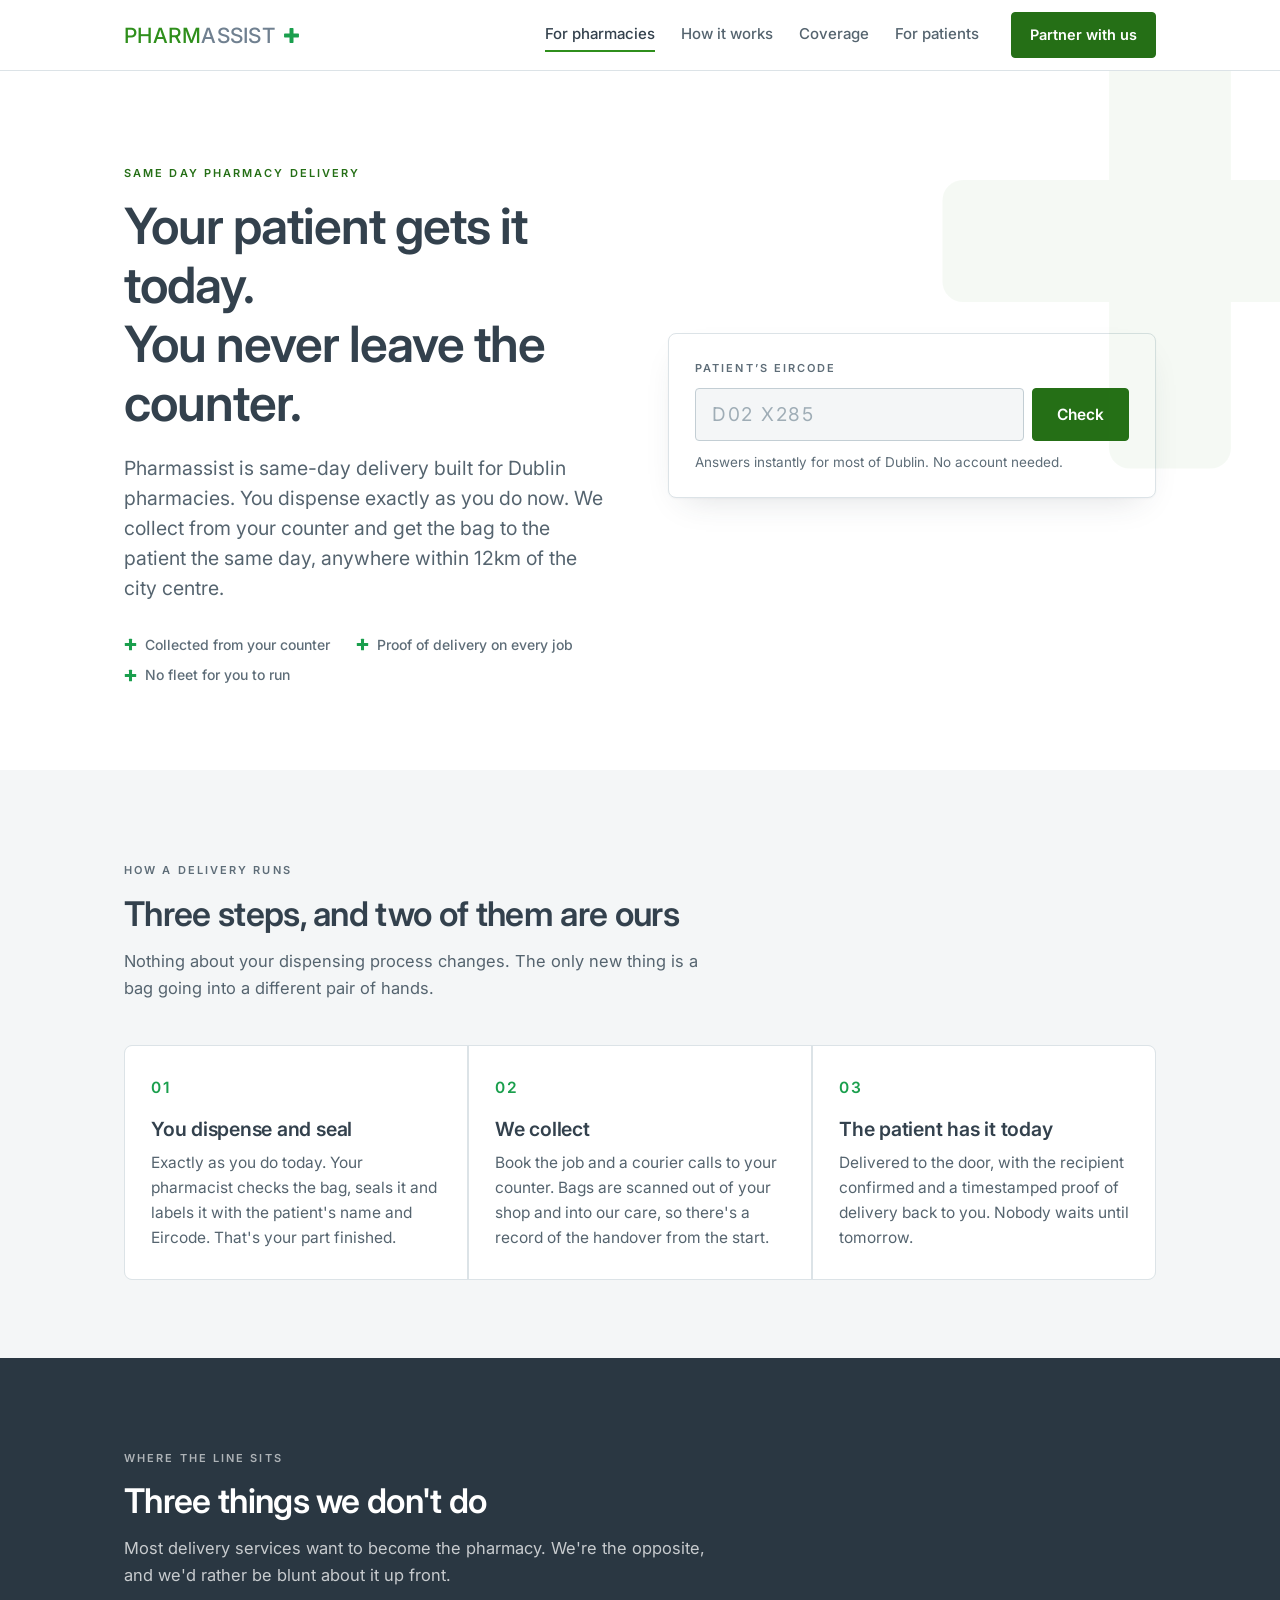
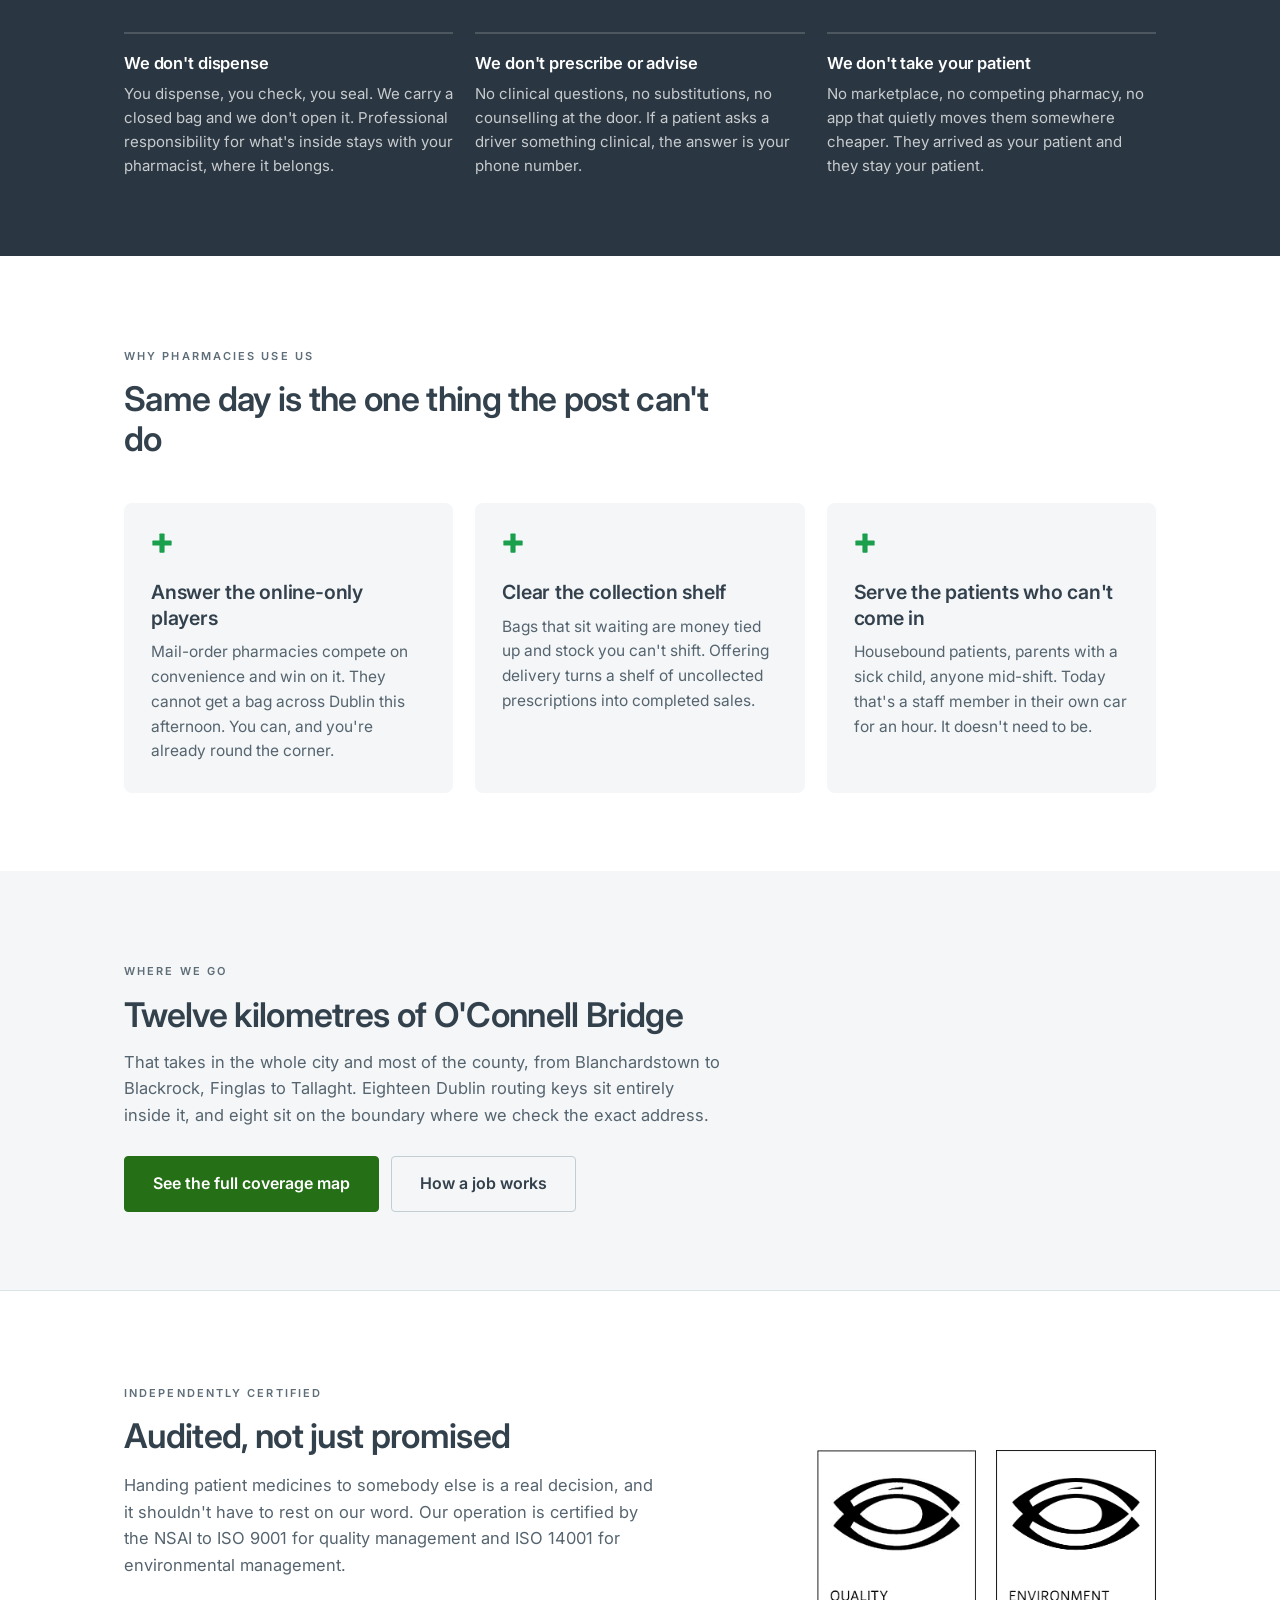
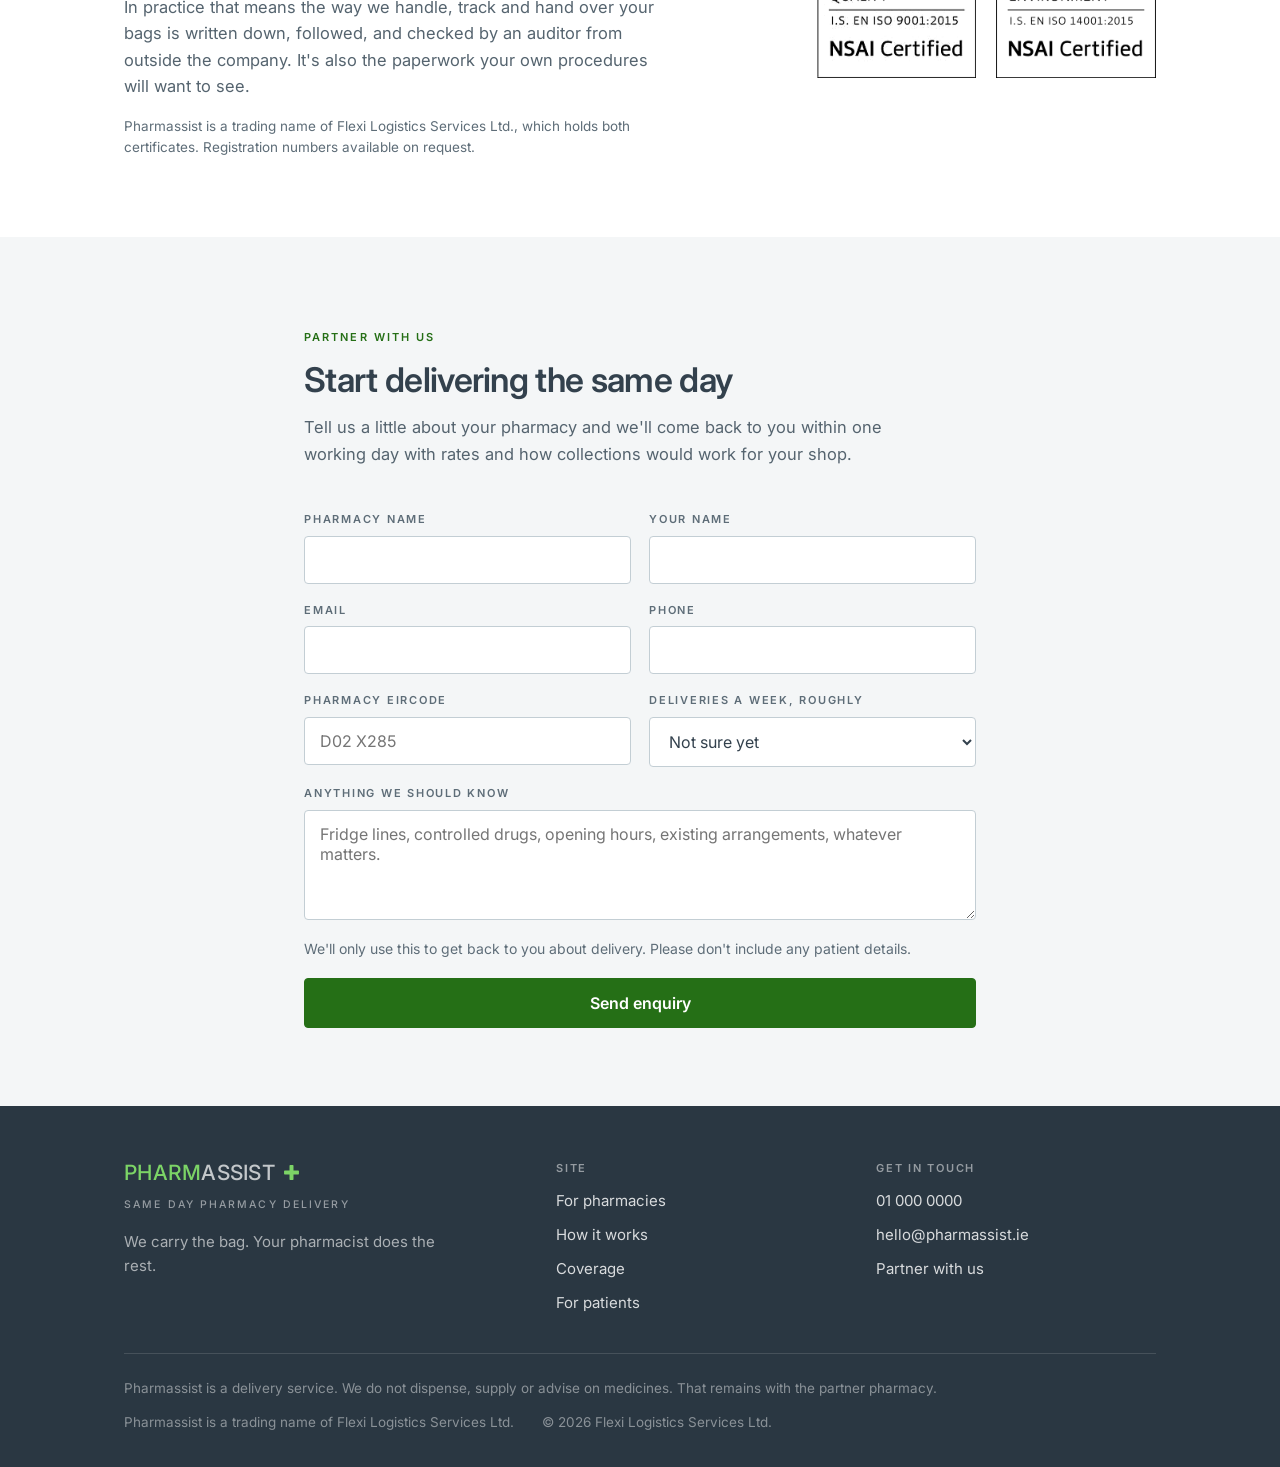
<file: index.html>
<!DOCTYPE html>
<html lang="en-IE">
<head>
<meta charset="utf-8">
<meta name="viewport" content="width=device-width, initial-scale=1">
<title>Pharmassist | Same-day delivery for Dublin pharmacies</title>
<meta name="description" content="Same-day delivery built for Dublin pharmacies. You dispense as normal, we collect from your counter and get it to your patient today. Within 12km of the city centre.">
<link rel="preconnect" href="https://fonts.googleapis.com">
<link rel="preconnect" href="https://fonts.gstatic.com" crossorigin>
<link href="https://fonts.googleapis.com/css2?family=Inter:wght@400;500;600;700&display=swap" rel="stylesheet">
<link rel="stylesheet" href="styles.css">
</head>
<body>

<!-- ============================ NAV ============================ -->
<header class="nav">
  <div class="wrap nav__in">
    <a class="mark" href="index.html" aria-label="Pharmassist home">
      <span class="mark__word"><span class="g">Pharm</span><span class="s">assist</span></span>
      <svg class="mark__cross" viewBox="0 0 64 64" aria-hidden="true">
        <rect x="24.5" y="4" width="15" height="56" rx="2.5" fill="currentColor"/>
        <rect x="4" y="24.5" width="56" height="15" rx="2.5" fill="currentColor"/>
      </svg>
    </a>
    <button class="nav__toggle" type="button" aria-label="Menu">Menu</button>
    <nav class="nav__links">
      <a href="index.html" aria-current="page">For pharmacies</a>
      <a href="how-it-works.html">How it works</a>
      <a href="coverage.html">Coverage</a>
      <a href="for-patients.html">For patients</a>
      <a class="btn btn--solid btn--sm nav__cta" href="#partner">Partner with us</a>
    </nav>
  </div>
</header>

<!-- ============================ HERO ============================ -->
<section class="hero">
  <svg class="hero__watermark" viewBox="0 0 64 64" aria-hidden="true">
    <rect x="24.5" y="4" width="15" height="56" rx="2.5" fill="currentColor"/>
    <rect x="4" y="24.5" width="56" height="15" rx="2.5" fill="currentColor"/>
  </svg>

  <div class="wrap hero__grid">
    <div class="hero__copy">
      <p class="eyebrow eyebrow--green">Same day pharmacy delivery</p>
      <h1>Your patient gets it today.<br>You never leave the counter.</h1>
      <p class="lede measure">Pharmassist is same-day delivery built for Dublin pharmacies.
        You dispense exactly as you do now. We collect from your counter and get the bag
        to the patient the same day, anywhere within 12km of the city centre.</p>

      <div class="hero__meta">
        <span>
          <svg viewBox="0 0 64 64" aria-hidden="true"><rect x="24.5" y="4" width="15" height="56" rx="2.5" fill="currentColor"/><rect x="4" y="24.5" width="56" height="15" rx="2.5" fill="currentColor"/></svg>
          Collected from your counter
        </span>
        <span>
          <svg viewBox="0 0 64 64" aria-hidden="true"><rect x="24.5" y="4" width="15" height="56" rx="2.5" fill="currentColor"/><rect x="4" y="24.5" width="56" height="15" rx="2.5" fill="currentColor"/></svg>
          Proof of delivery on every job
        </span>
        <span>
          <svg viewBox="0 0 64 64" aria-hidden="true"><rect x="24.5" y="4" width="15" height="56" rx="2.5" fill="currentColor"/><rect x="4" y="24.5" width="56" height="15" rx="2.5" fill="currentColor"/></svg>
          No fleet for you to run
        </span>
      </div>
    </div>

    <!-- the whole business answers one question, so it's answered first -->
    <div data-checker data-cta="#partner"></div>
  </div>
</section>

<!-- ============================ THREE STEPS ============================ -->
<section class="sec sec--paper">
  <div class="wrap">
    <div class="sec__head">
      <p class="eyebrow">How a delivery runs</p>
      <h2>Three steps, and two of them are ours</h2>
      <p class="measure">Nothing about your dispensing process changes. The only new thing
        is a bag going into a different pair of hands.</p>
    </div>

    <div class="steps">
      <article class="step">
        <p class="step__no">01</p>
        <h3>You dispense and seal</h3>
        <p>Exactly as you do today. Your pharmacist checks the bag, seals it and labels it
          with the patient's name and Eircode. That's your part finished.</p>
      </article>
      <article class="step">
        <p class="step__no">02</p>
        <h3>We collect</h3>
        <p>Book the job and a courier calls to your counter. Bags are scanned out of your
          shop and into our care, so there's a record of the handover from the start.</p>
      </article>
      <article class="step">
        <p class="step__no">03</p>
        <h3>The patient has it today</h3>
        <p>Delivered to the door, with the recipient confirmed and a timestamped proof of
          delivery back to you. Nobody waits until tomorrow.</p>
      </article>
    </div>
  </div>
</section>

<!-- ============================ WHAT WE DON'T DO ============================ -->
<section class="sec sec--ink">
  <div class="wrap">
    <div class="sec__head">
      <p class="eyebrow eyebrow--light">Where the line sits</p>
      <h2>Three things we don't do</h2>
      <p class="measure">Most delivery services want to become the pharmacy. We're the
        opposite, and we'd rather be blunt about it up front.</p>
    </div>

    <div class="nots">
      <div class="not">
        <h4>We don't dispense</h4>
        <p>You dispense, you check, you seal. We carry a closed bag and we don't open it.
          Professional responsibility for what's inside stays with your pharmacist,
          where it belongs.</p>
      </div>
      <div class="not">
        <h4>We don't prescribe or advise</h4>
        <p>No clinical questions, no substitutions, no counselling at the door. If a patient
          asks a driver something clinical, the answer is your phone number.</p>
      </div>
      <div class="not">
        <h4>We don't take your patient</h4>
        <p>No marketplace, no competing pharmacy, no app that quietly moves them somewhere
          cheaper. They arrived as your patient and they stay your patient.</p>
      </div>
    </div>
  </div>
</section>

<!-- ============================ WHY ============================ -->
<section class="sec">
  <div class="wrap">
    <div class="sec__head">
      <p class="eyebrow">Why pharmacies use us</p>
      <h2>Same day is the one thing the post can't do</h2>
    </div>

    <div class="cards">
      <article class="card card--paper">
        <svg class="card__cross" viewBox="0 0 64 64" aria-hidden="true"><rect x="24.5" y="4" width="15" height="56" rx="2.5" fill="currentColor"/><rect x="4" y="24.5" width="56" height="15" rx="2.5" fill="currentColor"/></svg>
        <h3>Answer the online-only players</h3>
        <p>Mail-order pharmacies compete on convenience and win on it. They cannot get a bag
          across Dublin this afternoon. You can, and you're already round the corner.</p>
      </article>
      <article class="card card--paper">
        <svg class="card__cross" viewBox="0 0 64 64" aria-hidden="true"><rect x="24.5" y="4" width="15" height="56" rx="2.5" fill="currentColor"/><rect x="4" y="24.5" width="56" height="15" rx="2.5" fill="currentColor"/></svg>
        <h3>Clear the collection shelf</h3>
        <p>Bags that sit waiting are money tied up and stock you can't shift. Offering
          delivery turns a shelf of uncollected prescriptions into completed sales.</p>
      </article>
      <article class="card card--paper">
        <svg class="card__cross" viewBox="0 0 64 64" aria-hidden="true"><rect x="24.5" y="4" width="15" height="56" rx="2.5" fill="currentColor"/><rect x="4" y="24.5" width="56" height="15" rx="2.5" fill="currentColor"/></svg>
        <h3>Serve the patients who can't come in</h3>
        <p>Housebound patients, parents with a sick child, anyone mid-shift. Today that's a
          staff member in their own car for an hour. It doesn't need to be.</p>
      </article>
    </div>
  </div>
</section>

<!-- ============================ COVERAGE ============================ -->
<section class="sec sec--paper">
  <div class="wrap">
    <div class="sec__head" style="margin-bottom:28px">
      <p class="eyebrow">Where we go</p>
      <h2>Twelve kilometres of O'Connell Bridge</h2>
      <p class="measure">That takes in the whole city and most of the county, from
        Blanchardstown to Blackrock, Finglas to Tallaght. Eighteen Dublin routing keys sit
        entirely inside it, and eight sit on the boundary where we check the exact address.</p>
    </div>
    <div class="btn-row">
      <a class="btn btn--solid" href="coverage.html">See the full coverage map</a>
      <a class="btn btn--line" href="how-it-works.html">How a job works</a>
    </div>
  </div>
</section>

<!-- ============================ CERTIFICATION ============================ -->
<section class="sec sec--line">
  <div class="wrap certs">
    <div class="certs__copy">
      <p class="eyebrow">Independently certified</p>
      <h2>Audited, not just promised</h2>
      <p class="measure">Handing patient medicines to somebody else is a real decision, and
        it shouldn't have to rest on our word. Our operation is certified by the NSAI to
        ISO 9001 for quality management and ISO 14001 for environmental management.</p>
      <p class="measure">In practice that means the way we handle, track and hand over your
        bags is written down, followed, and checked by an auditor from outside the company.
        It's also the paperwork your own procedures will want to see.</p>
      <p class="certs__note">Pharmassist is a trading name of Flexi Logistics Services Ltd., which
        holds both certificates. Registration numbers available on request.</p>
    </div>
    <div class="certs__marks">
      <img src="nsai-iso-9001.png"  alt="NSAI Certified: I.S. EN ISO 9001:2015, Quality" width="160" height="228">
      <img src="nsai-iso-14001.png" alt="NSAI Certified: I.S. EN ISO 14001:2015, Environment" width="160" height="228">
    </div>
  </div>
</section>

<!-- ============================ PARTNER FORM ============================ -->
<section class="sec sec--paper" id="partner">
  <div class="wrap wrap--narrow">
    <div class="sec__head">
      <p class="eyebrow eyebrow--green">Partner with us</p>
      <h2>Start delivering the same day</h2>
      <p>Tell us a little about your pharmacy and we'll come back to you within one working
        day with rates and how collections would work for your shop.</p>
    </div>

    <form class="form" data-partner-form novalidate>
      <div class="form__row">
        <label for="p-pharmacy">Pharmacy name</label>
        <input id="p-pharmacy" name="pharmacy" type="text" required>
      </div>
      <div class="form__row">
        <label for="p-name">Your name</label>
        <input id="p-name" name="name" type="text" required>
      </div>
      <div class="form__row">
        <label for="p-email">Email</label>
        <input id="p-email" name="email" type="email" required>
      </div>
      <div class="form__row">
        <label for="p-phone">Phone</label>
        <input id="p-phone" name="phone" type="tel">
      </div>
      <div class="form__row">
        <label for="p-eircode">Pharmacy Eircode</label>
        <input id="p-eircode" name="eircode" type="text" placeholder="D02 X285">
      </div>
      <div class="form__row">
        <label for="p-volume">Deliveries a week, roughly</label>
        <select id="p-volume" name="volume">
          <option>Not sure yet</option>
          <option>Under 10</option>
          <option>10 to 30</option>
          <option>30 to 75</option>
          <option>More than 75</option>
        </select>
      </div>
      <div class="form__row form__row--wide">
        <label for="p-message">Anything we should know</label>
        <textarea id="p-message" name="message" placeholder="Fridge lines, controlled drugs, opening hours, existing arrangements, whatever matters."></textarea>
      </div>
      <p class="form__note">We'll only use this to get back to you about delivery. Please
        don't include any patient details.</p>
      <div class="form__row form__row--wide">
        <button class="btn btn--solid" type="submit" style="justify-self:start">Send enquiry</button>
      </div>
    </form>
  </div>
</section>

<!-- ============================ FOOTER ============================ -->
<footer class="foot">
  <div class="wrap">
    <div class="foot__grid">
      <div class="foot__col">
        <a class="mark mark--light" href="index.html">
          <span class="mark__word"><span class="g">Pharm</span><span class="s">assist</span></span>
          <svg class="mark__cross" viewBox="0 0 64 64" aria-hidden="true">
            <rect x="24.5" y="4" width="15" height="56" rx="2.5" fill="currentColor"/>
            <rect x="4" y="24.5" width="56" height="15" rx="2.5" fill="currentColor"/>
          </svg>
        </a>
        <p class="mark-tagline">Same day pharmacy delivery</p>
        <p class="foot__blurb">We carry the bag. Your pharmacist does the rest.</p>
      </div>
      <div class="foot__col">
        <h4>Site</h4>
        <ul>
          <li><a href="index.html">For pharmacies</a></li>
          <li><a href="how-it-works.html">How it works</a></li>
          <li><a href="coverage.html">Coverage</a></li>
          <li><a href="for-patients.html">For patients</a></li>
        </ul>
      </div>
      <div class="foot__col">
        <h4>Get in touch</h4>
        <ul>
          <li><a href="tel:+35310000000">01 000 0000</a></li>
          <li><a href="mailto:hello@pharmassist.ie">hello@pharmassist.ie</a></li>
          <li><a href="#partner">Partner with us</a></li>
        </ul>
      </div>
    </div>
    <div class="foot__bar">
      <p>Pharmassist is a delivery service. We do not dispense, supply or advise on
        medicines. That remains with the partner pharmacy.</p>
      <p>Pharmassist is a trading name of Flexi Logistics Services Ltd.</p>
      <p>&copy; 2026 Flexi Logistics Services Ltd.</p>
    </div>
  </div>
</footer>

<script src="config.js"></script>
<script src="checker.js"></script>
</body>
</html>
</file>
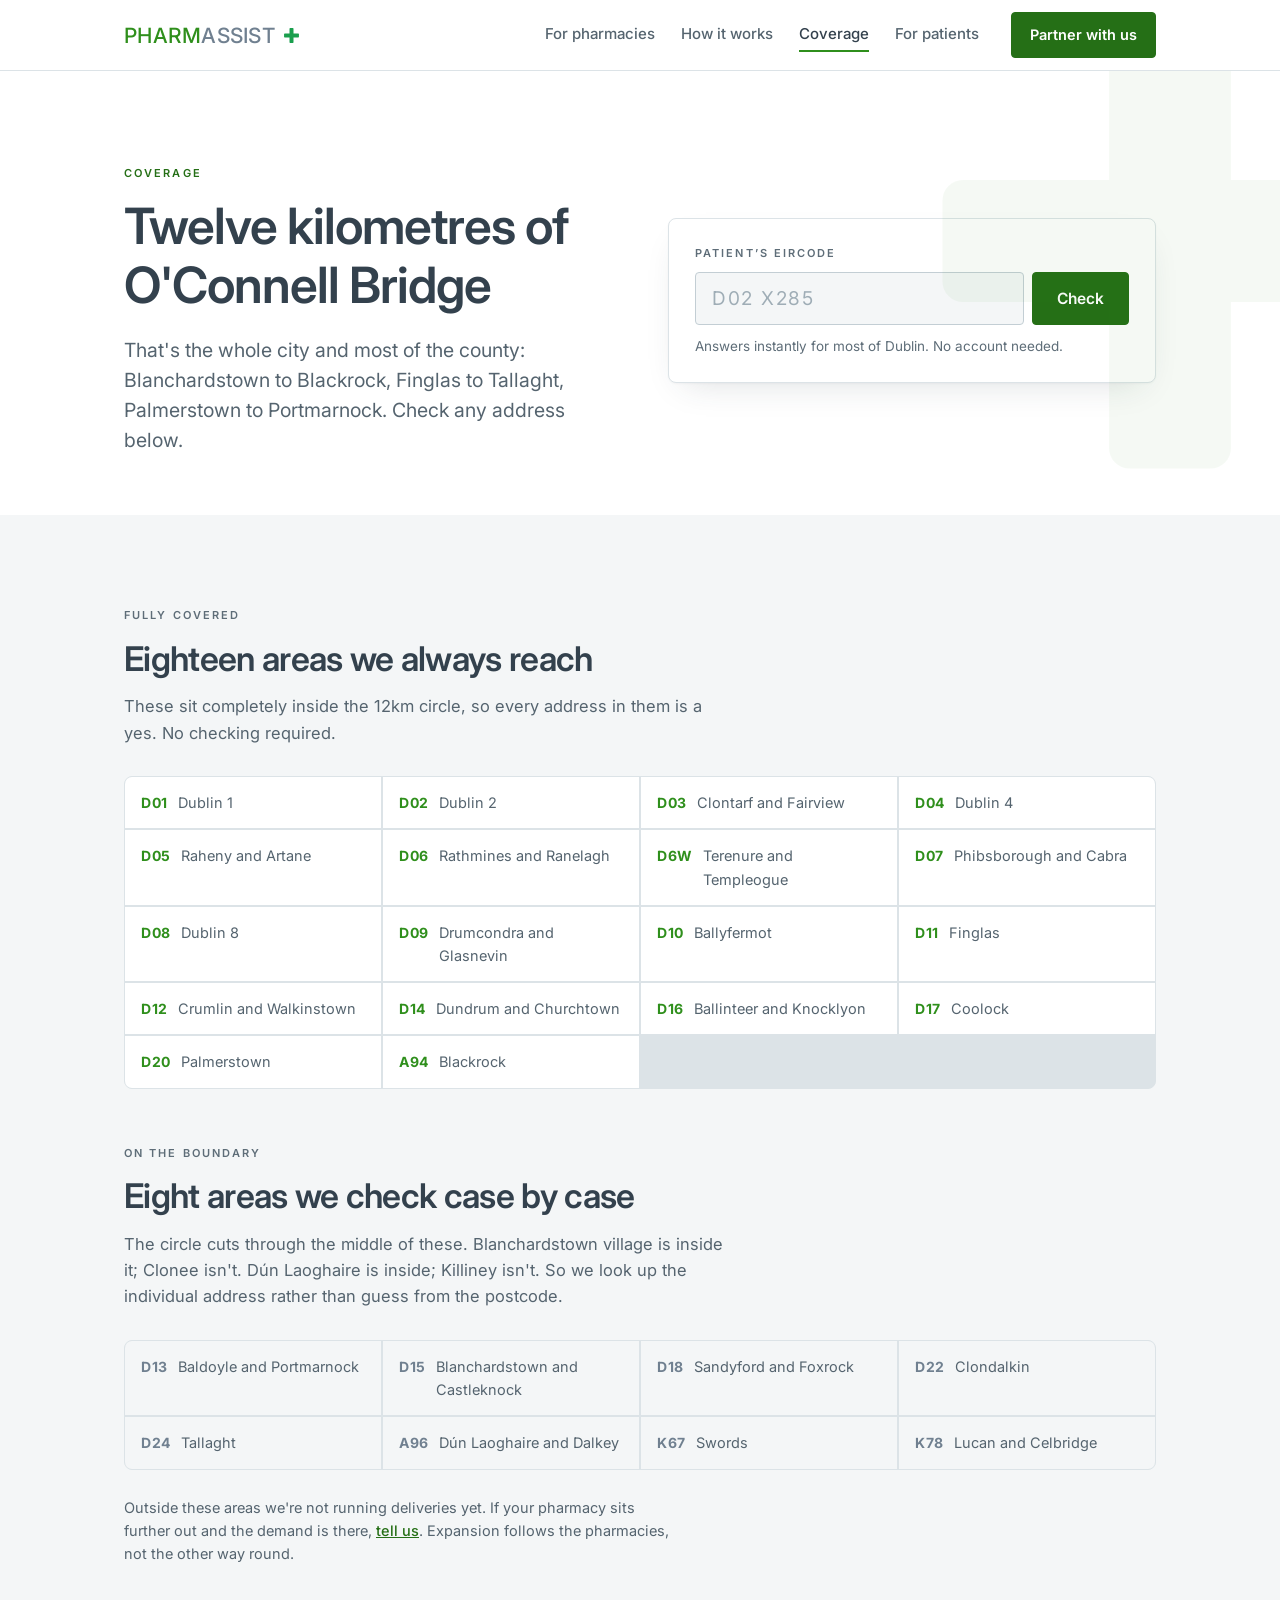
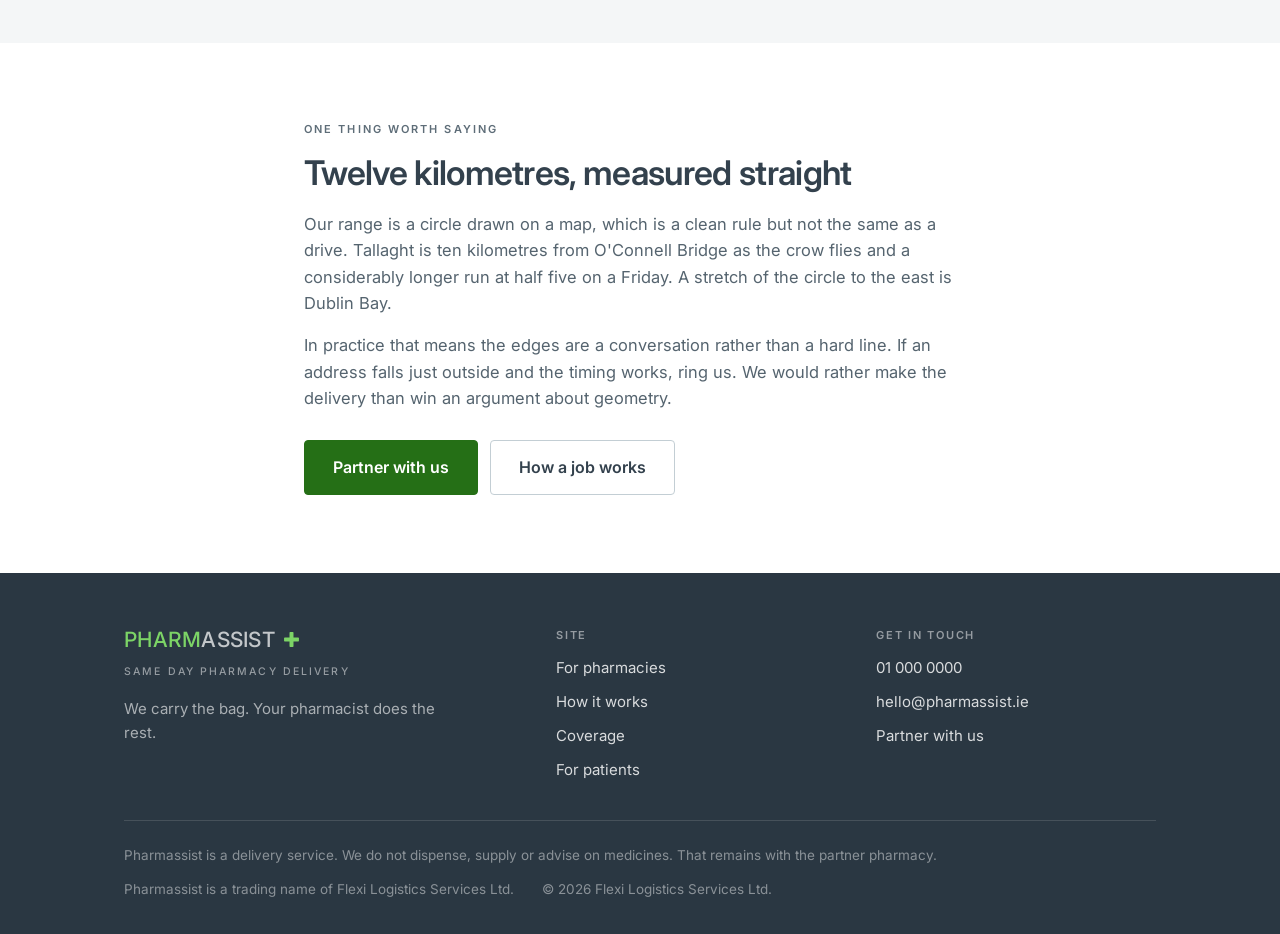
<file: coverage.html>
<!DOCTYPE html>
<html lang="en-IE">
<head>
<meta charset="utf-8">
<meta name="viewport" content="width=device-width, initial-scale=1">
<title>Coverage | Pharmassist</title>
<meta name="description" content="Pharmassist covers 12km around O'Connell Bridge, taking in the whole of Dublin city and most of the county. Check any Eircode instantly.">
<link rel="preconnect" href="https://fonts.googleapis.com">
<link rel="preconnect" href="https://fonts.gstatic.com" crossorigin>
<link href="https://fonts.googleapis.com/css2?family=Inter:wght@400;500;600;700&display=swap" rel="stylesheet">
<link rel="stylesheet" href="styles.css">
</head>
<body>

<header class="nav">
  <div class="wrap nav__in">
    <a class="mark" href="index.html" aria-label="Pharmassist home">
      <span class="mark__word"><span class="g">Pharm</span><span class="s">assist</span></span>
      <svg class="mark__cross" viewBox="0 0 64 64" aria-hidden="true">
        <rect x="24.5" y="4" width="15" height="56" rx="2.5" fill="currentColor"/>
        <rect x="4" y="24.5" width="56" height="15" rx="2.5" fill="currentColor"/>
      </svg>
    </a>
    <button class="nav__toggle" type="button" aria-label="Menu">Menu</button>
    <nav class="nav__links">
      <a href="index.html">For pharmacies</a>
      <a href="how-it-works.html">How it works</a>
      <a href="coverage.html" aria-current="page">Coverage</a>
      <a href="for-patients.html">For patients</a>
      <a class="btn btn--solid btn--sm nav__cta" href="index.html#partner">Partner with us</a>
    </nav>
  </div>
</header>

<!-- ============================ CHECK ============================ -->
<section class="hero" style="padding-bottom:60px">
  <svg class="hero__watermark" viewBox="0 0 64 64" aria-hidden="true">
    <rect x="24.5" y="4" width="15" height="56" rx="2.5" fill="currentColor"/>
    <rect x="4" y="24.5" width="56" height="15" rx="2.5" fill="currentColor"/>
  </svg>
  <div class="wrap hero__grid">
    <div class="hero__copy">
      <p class="eyebrow eyebrow--green">Coverage</p>
      <h1>Twelve kilometres of O'Connell Bridge</h1>
      <p class="lede measure">That's the whole city and most of the county: Blanchardstown
        to Blackrock, Finglas to Tallaght, Palmerstown to Portmarnock. Check any address
        below.</p>
    </div>
    <div data-checker data-cta="index.html#partner"></div>
  </div>
</section>

<!-- ============================ AREA LISTS ============================ -->
<section class="sec sec--paper">
  <div class="wrap">
    <div class="sec__head" style="margin-bottom:30px">
      <p class="eyebrow">Fully covered</p>
      <h2>Eighteen areas we always reach</h2>
      <p class="measure">These sit completely inside the 12km circle, so every address in
        them is a yes. No checking required.</p>
    </div>
    <div class="zones" id="zones-inside"></div>

    <div class="sec__head" style="margin:56px 0 30px">
      <p class="eyebrow">On the boundary</p>
      <h2>Eight areas we check case by case</h2>
      <p class="measure">The circle cuts through the middle of these. Blanchardstown village
        is inside it; Clonee isn't. Dún Laoghaire is inside; Killiney isn't. So we look up
        the individual address rather than guess from the postcode.</p>
    </div>
    <div class="zones" id="zones-edge"></div>

    <p class="tiny" style="margin-top:26px;max-width:62ch">Outside these areas we're not
      running deliveries yet. If your pharmacy sits further out and the demand is there,
      <a href="index.html#partner">tell us</a>. Expansion follows the pharmacies, not the
      other way round.</p>
  </div>
</section>

<!-- ============================ HONEST NOTE ============================ -->
<section class="sec">
  <div class="wrap wrap--narrow">
    <p class="eyebrow">One thing worth saying</p>
    <h2>Twelve kilometres, measured straight</h2>
    <p style="margin-top:18px">Our range is a circle drawn on a map, which is a clean rule
      but not the same as a drive. Tallaght is ten kilometres from O'Connell Bridge as the
      crow flies and a considerably longer run at half five on a Friday. A stretch of the
      circle to the east is Dublin Bay.</p>
    <p style="margin-top:16px">In practice that means the edges are a conversation rather
      than a hard line. If an address falls just outside and the timing works, ring us. We
      would rather make the delivery than win an argument about geometry.</p>
    <div class="btn-row" style="margin-top:28px">
      <a class="btn btn--solid" href="index.html#partner">Partner with us</a>
      <a class="btn btn--line" href="how-it-works.html">How a job works</a>
    </div>
  </div>
</section>

<footer class="foot">
  <div class="wrap">
    <div class="foot__grid">
      <div class="foot__col">
        <a class="mark mark--light" href="index.html">
          <span class="mark__word"><span class="g">Pharm</span><span class="s">assist</span></span>
          <svg class="mark__cross" viewBox="0 0 64 64" aria-hidden="true">
            <rect x="24.5" y="4" width="15" height="56" rx="2.5" fill="currentColor"/>
            <rect x="4" y="24.5" width="56" height="15" rx="2.5" fill="currentColor"/>
          </svg>
        </a>
        <p class="mark-tagline">Same day pharmacy delivery</p>
        <p class="foot__blurb">We carry the bag. Your pharmacist does the rest.</p>
      </div>
      <div class="foot__col">
        <h4>Site</h4>
        <ul>
          <li><a href="index.html">For pharmacies</a></li>
          <li><a href="how-it-works.html">How it works</a></li>
          <li><a href="coverage.html">Coverage</a></li>
          <li><a href="for-patients.html">For patients</a></li>
        </ul>
      </div>
      <div class="foot__col">
        <h4>Get in touch</h4>
        <ul>
          <li><a href="tel:+35310000000">01 000 0000</a></li>
          <li><a href="mailto:hello@pharmassist.ie">hello@pharmassist.ie</a></li>
          <li><a href="index.html#partner">Partner with us</a></li>
        </ul>
      </div>
    </div>
    <div class="foot__bar">
      <p>Pharmassist is a delivery service. We do not dispense, supply or advise on
        medicines. That remains with the partner pharmacy.</p>
      <p>Pharmassist is a trading name of Flexi Logistics Services Ltd.</p>
      <p>&copy; 2026 Flexi Logistics Services Ltd.</p>
    </div>
  </div>
</footer>

<script src="config.js"></script>
<script src="checker.js"></script>
<script>
/* The two area lists are built from config.js, so editing your coverage in one
   place updates this page too. */
(function(){
  var C = window.PHARMASSIST;
  function fill(el, keys, edge){
    el.innerHTML = keys.map(function(k){
      return '<div class="zone' + (edge ? ' zone--edge' : '') + '">' +
               '<span class="zone__key">' + k + '</span>' +
               '<span class="zone__name">' + (C.areas[k] || "") + '</span>' +
             '</div>';
    }).join("");
  }
  fill(document.getElementById("zones-inside"), C.inside, false);
  fill(document.getElementById("zones-edge"),   C.borderline, true);
})();
</script>
</body>
</html>
</file>
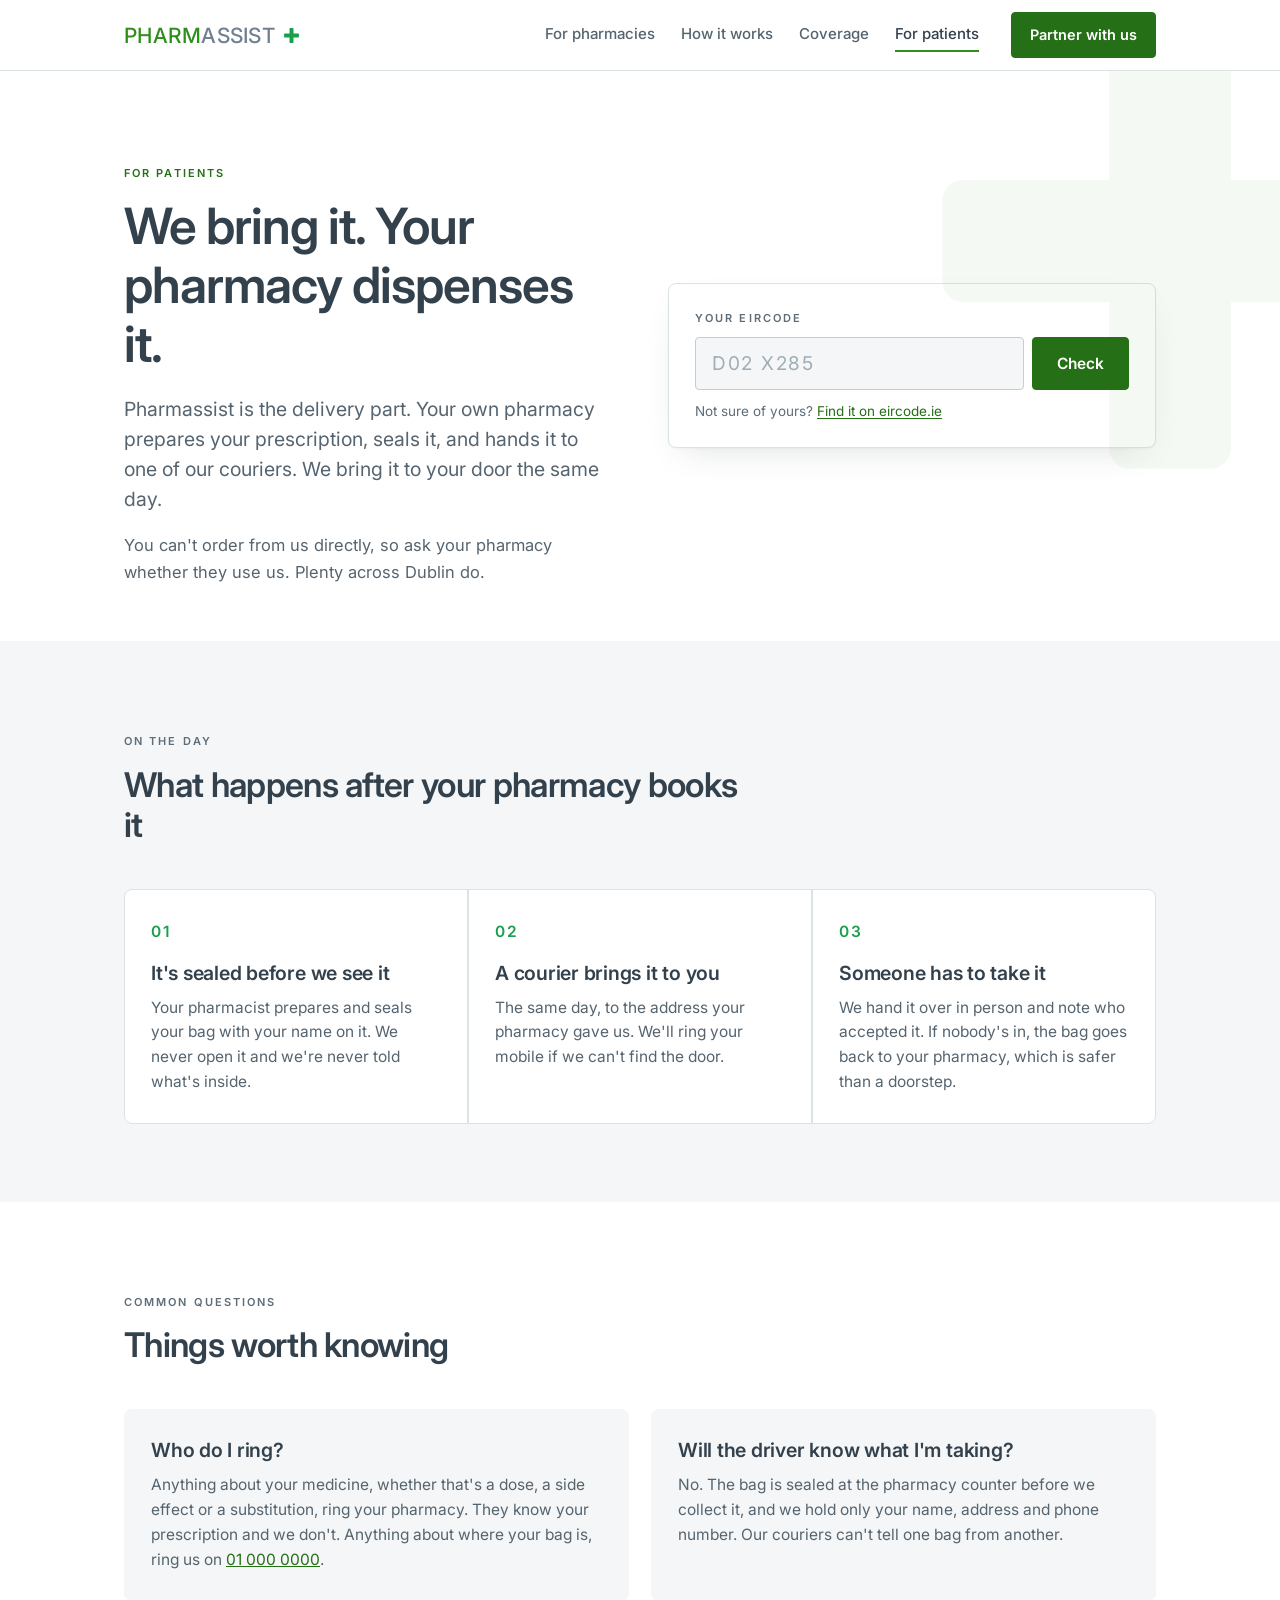
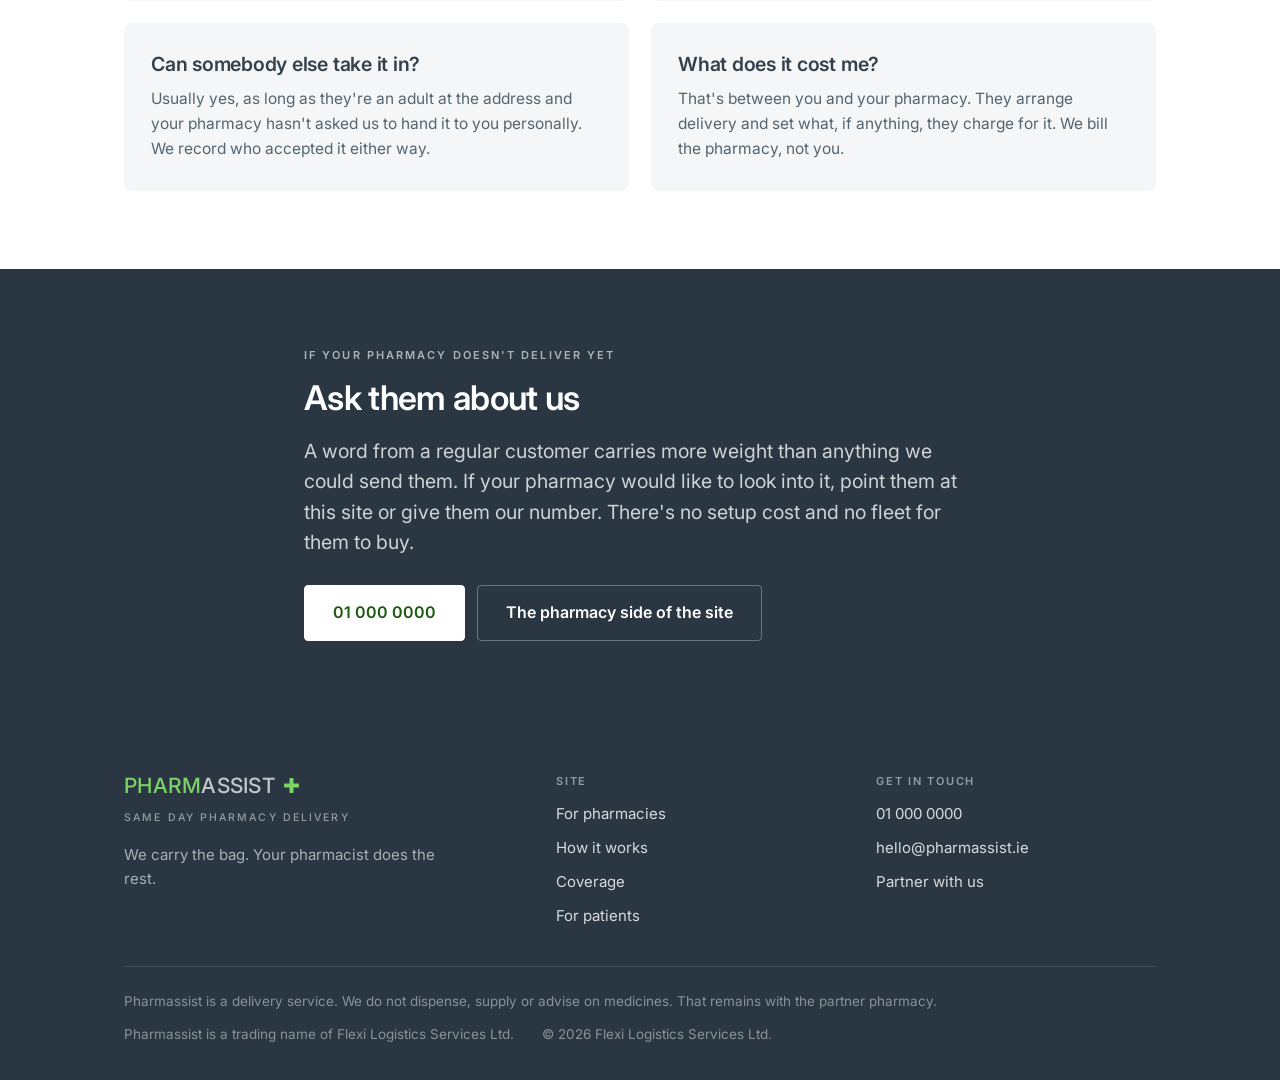
<file: for-patients.html>
<!DOCTYPE html>
<html lang="en-IE">
<head>
<meta charset="utf-8">
<meta name="viewport" content="width=device-width, initial-scale=1">
<title>For patients | Pharmassist</title>
<meta name="description" content="Your pharmacy arranged your delivery with Pharmassist. Here's what happens next, who to ring, and how to check we reach your address.">
<link rel="preconnect" href="https://fonts.googleapis.com">
<link rel="preconnect" href="https://fonts.gstatic.com" crossorigin>
<link href="https://fonts.googleapis.com/css2?family=Inter:wght@400;500;600;700&display=swap" rel="stylesheet">
<link rel="stylesheet" href="styles.css">
</head>
<body>

<header class="nav">
  <div class="wrap nav__in">
    <a class="mark" href="index.html" aria-label="Pharmassist home">
      <span class="mark__word"><span class="g">Pharm</span><span class="s">assist</span></span>
      <svg class="mark__cross" viewBox="0 0 64 64" aria-hidden="true">
        <rect x="24.5" y="4" width="15" height="56" rx="2.5" fill="currentColor"/>
        <rect x="4" y="24.5" width="56" height="15" rx="2.5" fill="currentColor"/>
      </svg>
    </a>
    <button class="nav__toggle" type="button" aria-label="Menu">Menu</button>
    <nav class="nav__links">
      <a href="index.html">For pharmacies</a>
      <a href="how-it-works.html">How it works</a>
      <a href="coverage.html">Coverage</a>
      <a href="for-patients.html" aria-current="page">For patients</a>
      <a class="btn btn--solid btn--sm nav__cta" href="index.html#partner">Partner with us</a>
    </nav>
  </div>
</header>

<!-- ============================ HERO ============================ -->
<section class="hero" style="padding-bottom:56px">
  <svg class="hero__watermark" viewBox="0 0 64 64" aria-hidden="true">
    <rect x="24.5" y="4" width="15" height="56" rx="2.5" fill="currentColor"/>
    <rect x="4" y="24.5" width="56" height="15" rx="2.5" fill="currentColor"/>
  </svg>
  <div class="wrap hero__grid">
    <div class="hero__copy">
      <p class="eyebrow eyebrow--green">For patients</p>
      <h1>We bring it. Your pharmacy dispenses it.</h1>
      <p class="lede measure">Pharmassist is the delivery part. Your own pharmacy prepares
        your prescription, seals it, and hands it to one of our couriers. We bring it to
        your door the same day.</p>
      <p class="measure" style="margin-top:18px">You can't order from us directly, so ask your
        pharmacy whether they use us. Plenty across Dublin do.</p>
    </div>
    <div data-checker data-audience="patient" data-cta="#what-happens"></div>
  </div>
</section>

<!-- ============================ WHAT HAPPENS ============================ -->
<section class="sec sec--paper" id="what-happens">
  <div class="wrap">
    <div class="sec__head">
      <p class="eyebrow">On the day</p>
      <h2>What happens after your pharmacy books it</h2>
    </div>
    <div class="steps">
      <article class="step">
        <p class="step__no">01</p>
        <h3>It's sealed before we see it</h3>
        <p>Your pharmacist prepares and seals your bag with your name on it. We never open
          it and we're never told what's inside.</p>
      </article>
      <article class="step">
        <p class="step__no">02</p>
        <h3>A courier brings it to you</h3>
        <p>The same day, to the address your pharmacy gave us. We'll ring your mobile if we
          can't find the door.</p>
      </article>
      <article class="step">
        <p class="step__no">03</p>
        <h3>Someone has to take it</h3>
        <p>We hand it over in person and note who accepted it. If nobody's in, the bag goes
          back to your pharmacy, which is safer than a doorstep.</p>
      </article>
    </div>
  </div>
</section>

<!-- ============================ QUESTIONS ============================ -->
<section class="sec">
  <div class="wrap">
    <div class="sec__head">
      <p class="eyebrow">Common questions</p>
      <h2>Things worth knowing</h2>
    </div>
    <div class="cards cards--2">
      <article class="card card--paper">
        <h3>Who do I ring?</h3>
        <p>Anything about your medicine, whether that's a dose, a side effect or a
          substitution, ring your pharmacy. They know your prescription and we don't. Anything about where your bag
          is, ring us on <a href="tel:+35310000000">01 000 0000</a>.</p>
      </article>
      <article class="card card--paper">
        <h3>Will the driver know what I'm taking?</h3>
        <p>No. The bag is sealed at the pharmacy counter before we collect it, and we hold
          only your name, address and phone number. Our couriers can't tell one bag from
          another.</p>
      </article>
      <article class="card card--paper">
        <h3>Can somebody else take it in?</h3>
        <p>Usually yes, as long as they're an adult at the address and your pharmacy hasn't
          asked us to hand it to you personally. We record who accepted it either way.</p>
      </article>
      <article class="card card--paper">
        <h3>What does it cost me?</h3>
        <p>That's between you and your pharmacy. They arrange delivery and set what, if
          anything, they charge for it. We bill the pharmacy, not you.</p>
      </article>
    </div>
  </div>
</section>

<!-- ============================ NUDGE ============================ -->
<section class="sec sec--ink">
  <div class="wrap wrap--narrow">
    <p class="eyebrow eyebrow--light">If your pharmacy doesn't deliver yet</p>
    <h2>Ask them about us</h2>
    <p class="lede" style="margin-top:18px;color:rgba(255,255,255,.78)">A word from a regular
      customer carries more weight than anything we could send them. If your pharmacy would
      like to look into it, point them at this site or give them our number. There's no
      setup cost and no fleet for them to buy.</p>
    <div class="btn-row" style="margin-top:28px">
      <a class="btn btn--light" href="tel:+35310000000">01 000 0000</a>
      <a class="btn btn--line" href="index.html" style="border-color:rgba(255,255,255,.3);color:#fff">The pharmacy side of the site</a>
    </div>
  </div>
</section>

<footer class="foot">
  <div class="wrap">
    <div class="foot__grid">
      <div class="foot__col">
        <a class="mark mark--light" href="index.html">
          <span class="mark__word"><span class="g">Pharm</span><span class="s">assist</span></span>
          <svg class="mark__cross" viewBox="0 0 64 64" aria-hidden="true">
            <rect x="24.5" y="4" width="15" height="56" rx="2.5" fill="currentColor"/>
            <rect x="4" y="24.5" width="56" height="15" rx="2.5" fill="currentColor"/>
          </svg>
        </a>
        <p class="mark-tagline">Same day pharmacy delivery</p>
        <p class="foot__blurb">We carry the bag. Your pharmacist does the rest.</p>
      </div>
      <div class="foot__col">
        <h4>Site</h4>
        <ul>
          <li><a href="index.html">For pharmacies</a></li>
          <li><a href="how-it-works.html">How it works</a></li>
          <li><a href="coverage.html">Coverage</a></li>
          <li><a href="for-patients.html">For patients</a></li>
        </ul>
      </div>
      <div class="foot__col">
        <h4>Get in touch</h4>
        <ul>
          <li><a href="tel:+35310000000">01 000 0000</a></li>
          <li><a href="mailto:hello@pharmassist.ie">hello@pharmassist.ie</a></li>
          <li><a href="index.html#partner">Partner with us</a></li>
        </ul>
      </div>
    </div>
    <div class="foot__bar">
      <p>Pharmassist is a delivery service. We do not dispense, supply or advise on
        medicines. That remains with the partner pharmacy.</p>
      <p>Pharmassist is a trading name of Flexi Logistics Services Ltd.</p>
      <p>&copy; 2026 Flexi Logistics Services Ltd.</p>
    </div>
  </div>
</footer>

<script src="config.js"></script>
<script src="checker.js"></script>
</body>
</html>
</file>
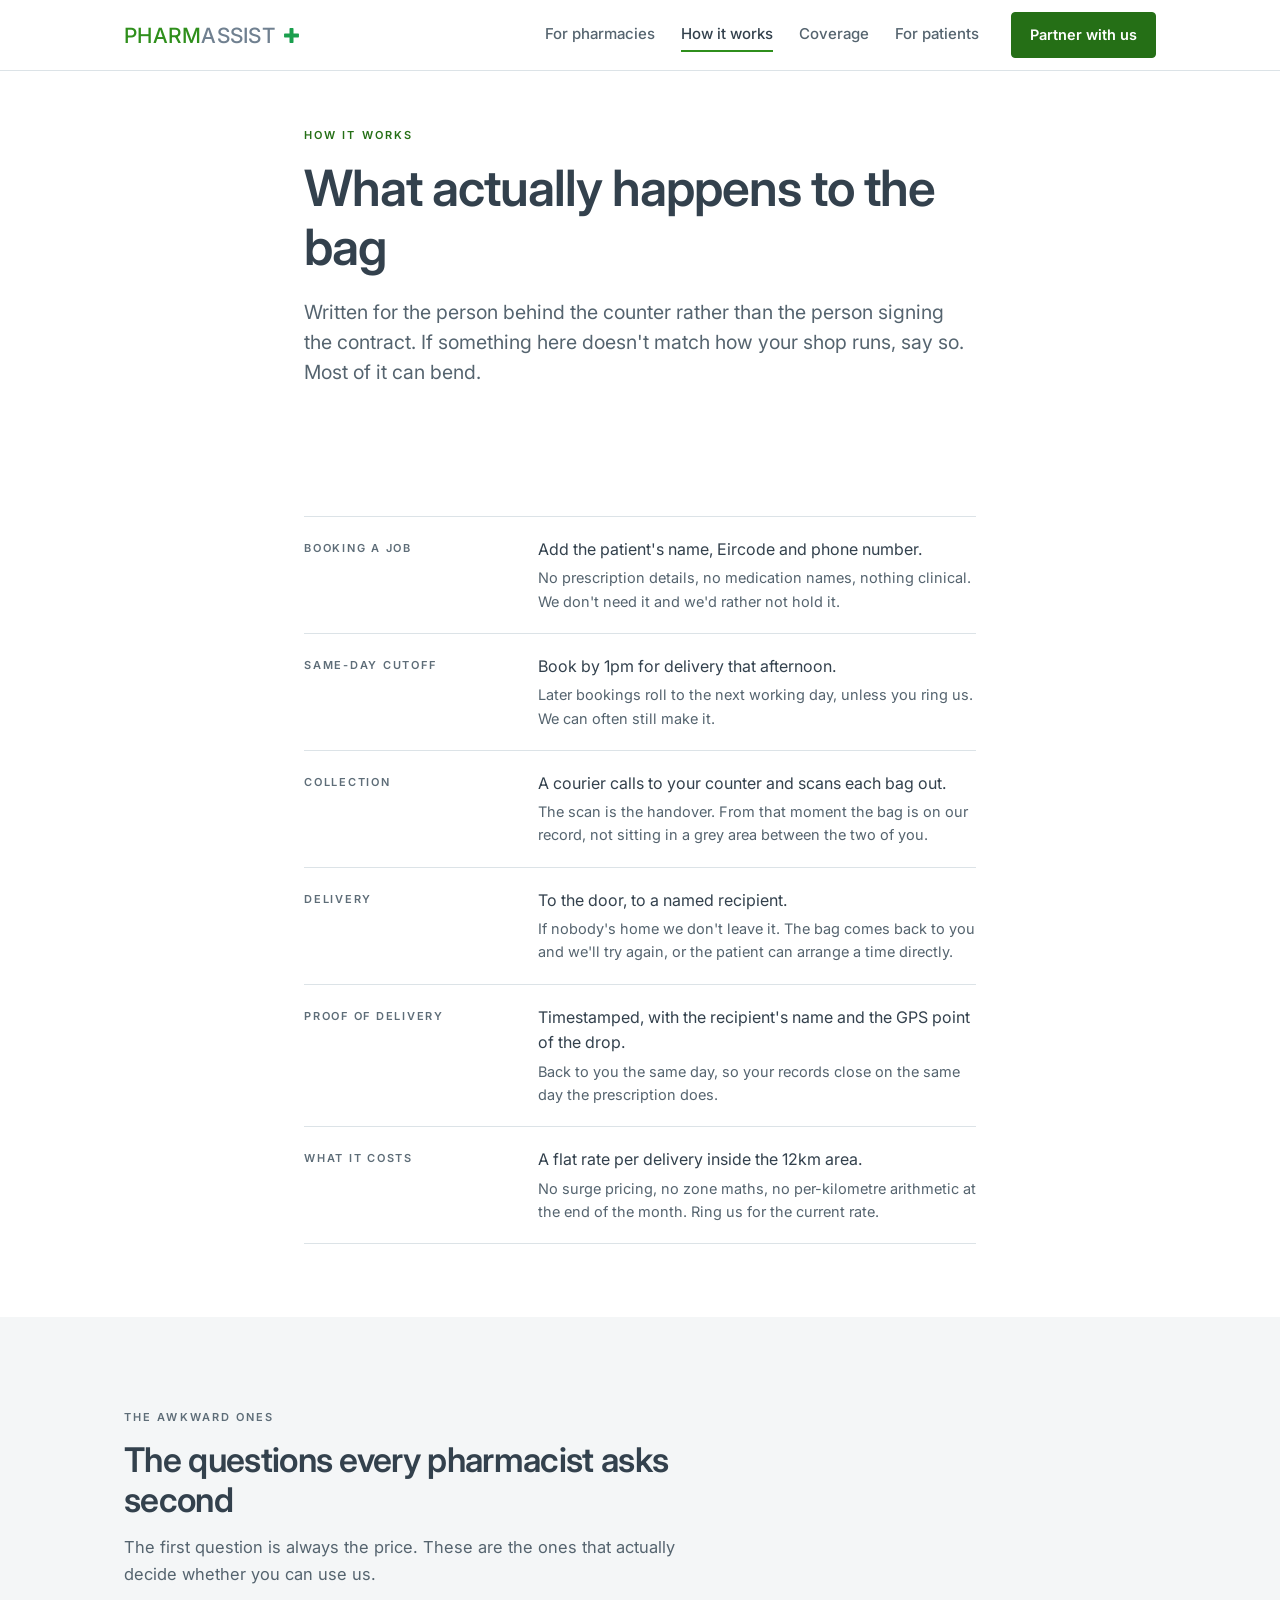
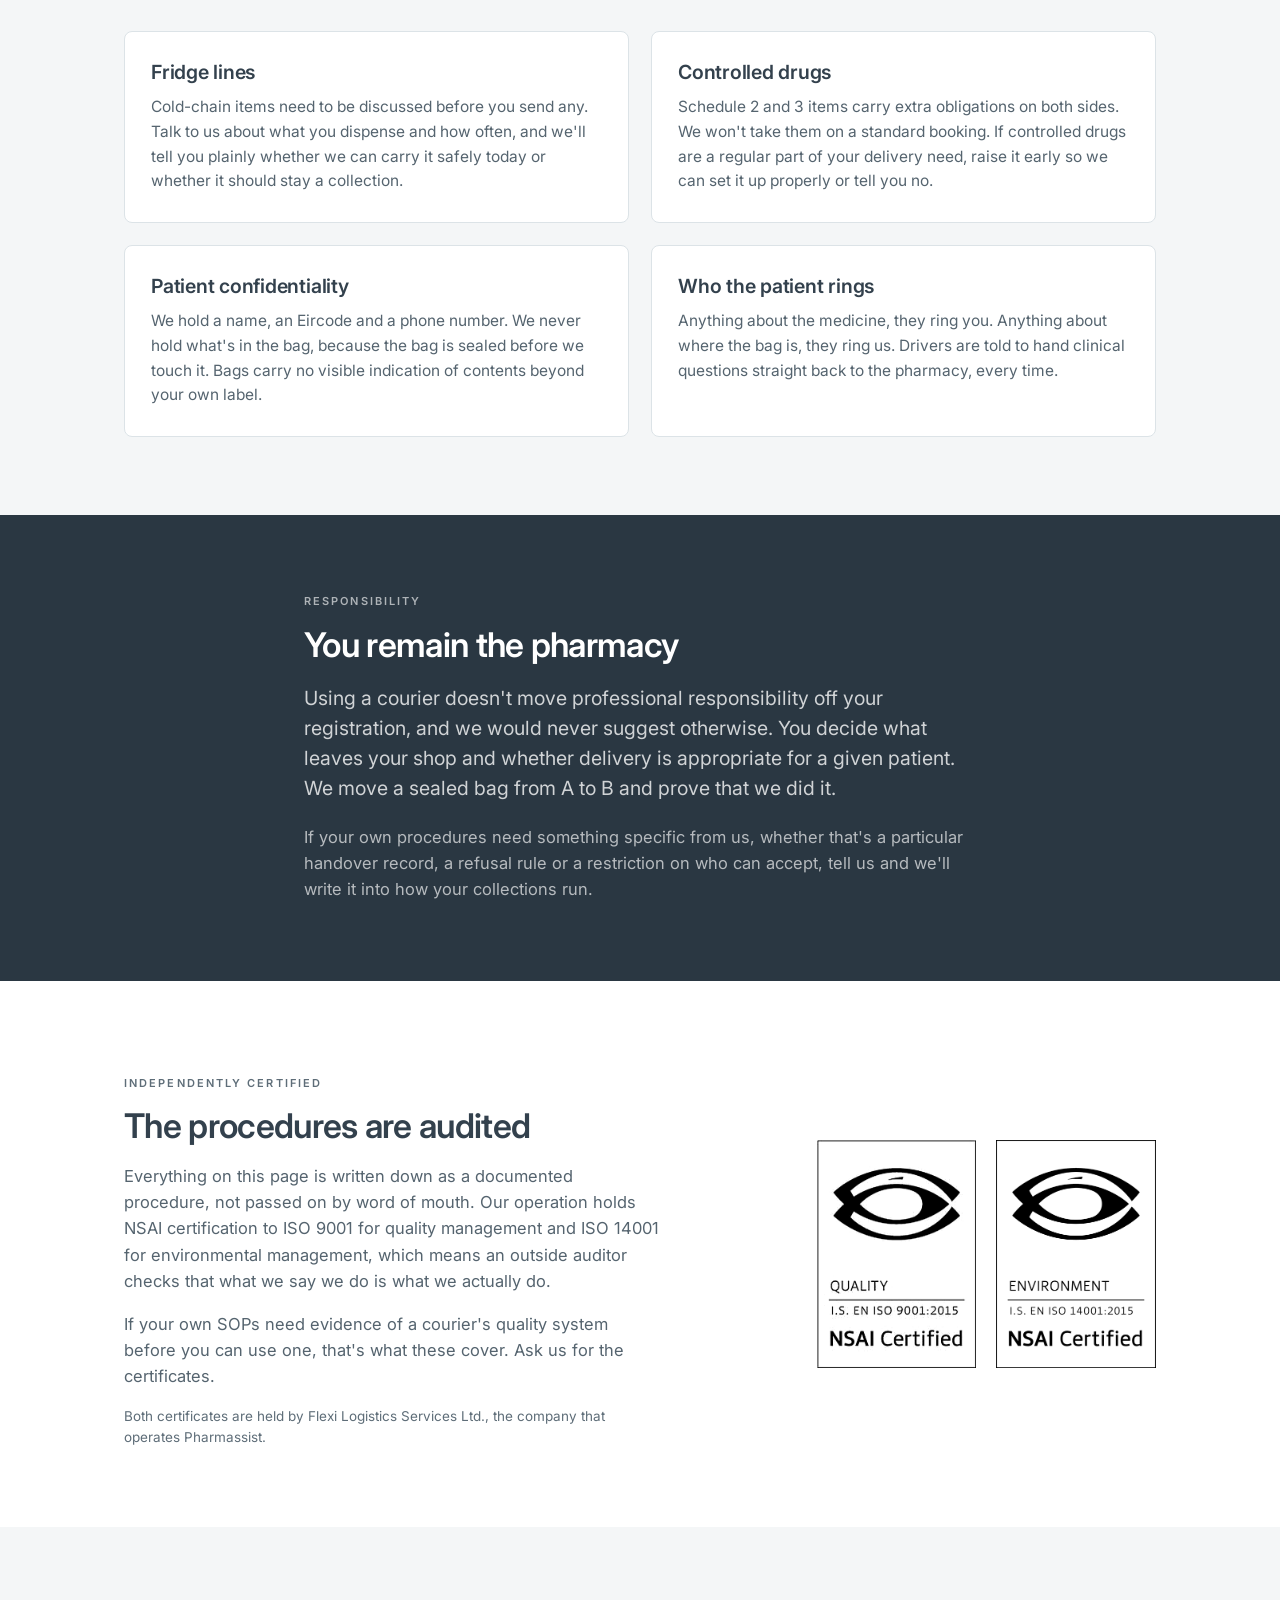
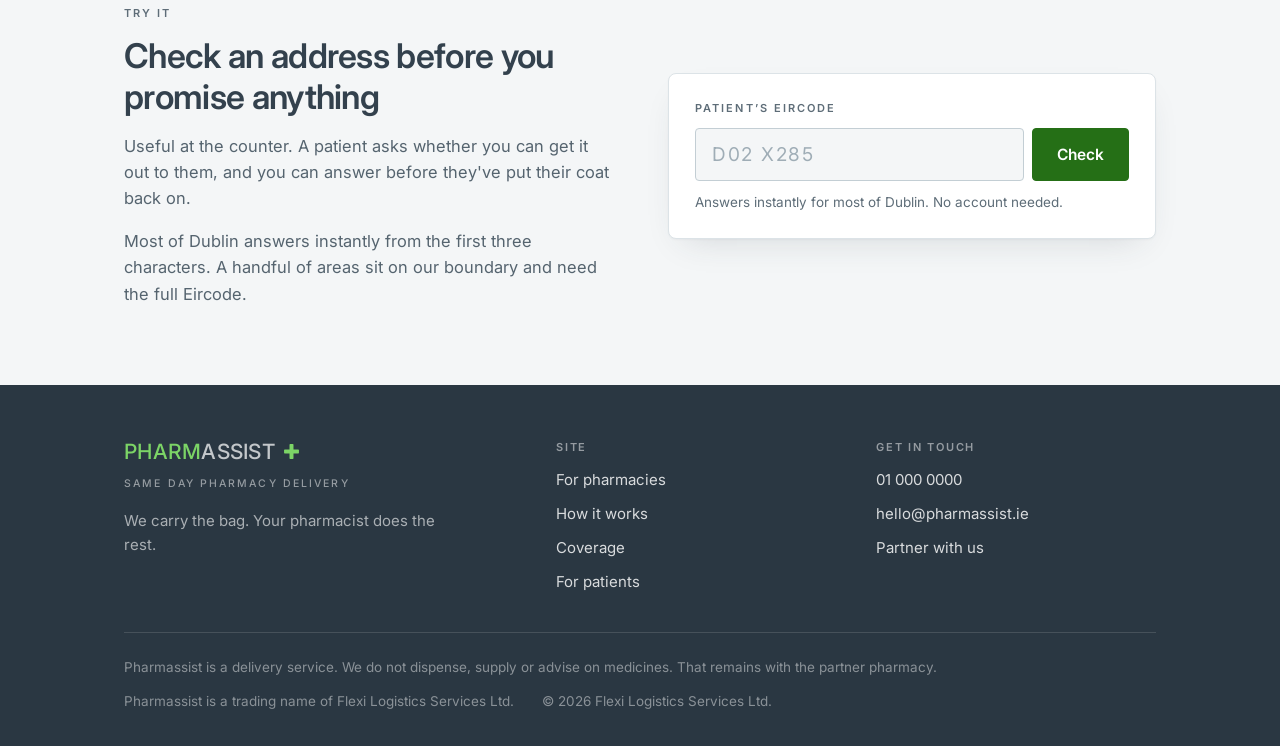
<file: how-it-works.html>
<!DOCTYPE html>
<html lang="en-IE">
<head>
<meta charset="utf-8">
<meta name="viewport" content="width=device-width, initial-scale=1">
<title>How it works | Pharmassist</title>
<meta name="description" content="How a Pharmassist delivery runs, from booking to proof of delivery. Cutoffs, handovers, fridge lines, controlled drugs and patient confidentiality.">
<link rel="preconnect" href="https://fonts.googleapis.com">
<link rel="preconnect" href="https://fonts.gstatic.com" crossorigin>
<link href="https://fonts.googleapis.com/css2?family=Inter:wght@400;500;600;700&display=swap" rel="stylesheet">
<link rel="stylesheet" href="styles.css">
</head>
<body>

<header class="nav">
  <div class="wrap nav__in">
    <a class="mark" href="index.html" aria-label="Pharmassist home">
      <span class="mark__word"><span class="g">Pharm</span><span class="s">assist</span></span>
      <svg class="mark__cross" viewBox="0 0 64 64" aria-hidden="true">
        <rect x="24.5" y="4" width="15" height="56" rx="2.5" fill="currentColor"/>
        <rect x="4" y="24.5" width="56" height="15" rx="2.5" fill="currentColor"/>
      </svg>
    </a>
    <button class="nav__toggle" type="button" aria-label="Menu">Menu</button>
    <nav class="nav__links">
      <a href="index.html">For pharmacies</a>
      <a href="how-it-works.html" aria-current="page">How it works</a>
      <a href="coverage.html">Coverage</a>
      <a href="for-patients.html">For patients</a>
      <a class="btn btn--solid btn--sm nav__cta" href="index.html#partner">Partner with us</a>
    </nav>
  </div>
</header>

<!-- ============================ INTRO ============================ -->
<section class="sec sec--tight">
  <div class="wrap wrap--narrow">
    <p class="eyebrow eyebrow--green">How it works</p>
    <h1>What actually happens to the bag</h1>
    <p class="lede" style="margin-top:20px">Written for the person behind the counter rather
      than the person signing the contract. If something here doesn't match how your shop
      runs, say so. Most of it can bend.</p>
  </div>
</section>

<!-- ============================ THE DAY ============================ -->
<section class="sec sec--tight">
  <div class="wrap wrap--narrow">
    <dl class="facts">
      <div class="fact">
        <dt>Booking a job</dt>
        <dd>Add the patient's name, Eircode and phone number.
          <span class="sub">No prescription details, no medication names, nothing clinical.
            We don't need it and we'd rather not hold it.</span></dd>
      </div>
      <div class="fact">
        <dt>Same-day cutoff</dt>
        <dd>Book by 1pm for delivery that afternoon.
          <span class="sub">Later bookings roll to the next working day, unless you ring us.
            We can often still make it.</span></dd>
      </div>
      <div class="fact">
        <dt>Collection</dt>
        <dd>A courier calls to your counter and scans each bag out.
          <span class="sub">The scan is the handover. From that moment the bag is on our
            record, not sitting in a grey area between the two of you.</span></dd>
      </div>
      <div class="fact">
        <dt>Delivery</dt>
        <dd>To the door, to a named recipient.
          <span class="sub">If nobody's home we don't leave it. The bag comes back to you
            and we'll try again, or the patient can arrange a time directly.</span></dd>
      </div>
      <div class="fact">
        <dt>Proof of delivery</dt>
        <dd>Timestamped, with the recipient's name and the GPS point of the drop.
          <span class="sub">Back to you the same day, so your records close on the same day
            the prescription does.</span></dd>
      </div>
      <div class="fact">
        <dt>What it costs</dt>
        <dd>A flat rate per delivery inside the 12km area.
          <span class="sub">No surge pricing, no zone maths, no per-kilometre arithmetic at
            the end of the month. Ring us for the current rate.</span></dd>
      </div>
    </dl>
  </div>
</section>

<!-- ============================ THE AWKWARD ONES ============================ -->
<section class="sec sec--paper">
  <div class="wrap">
    <div class="sec__head">
      <p class="eyebrow">The awkward ones</p>
      <h2>The questions every pharmacist asks second</h2>
      <p class="measure">The first question is always the price. These are the ones that
        actually decide whether you can use us.</p>
    </div>

    <div class="cards cards--2">
      <article class="card">
        <h3>Fridge lines</h3>
        <p>Cold-chain items need to be discussed before you send any. Talk to us about what
          you dispense and how often, and we'll tell you plainly whether we can carry it
          safely today or whether it should stay a collection.</p>
      </article>
      <article class="card">
        <h3>Controlled drugs</h3>
        <p>Schedule 2 and 3 items carry extra obligations on both sides. We won't take them
          on a standard booking. If controlled drugs are a regular part of your delivery
          need, raise it early so we can set it up properly or tell you no.</p>
      </article>
      <article class="card">
        <h3>Patient confidentiality</h3>
        <p>We hold a name, an Eircode and a phone number. We never hold what's in the bag,
          because the bag is sealed before we touch it. Bags carry no visible indication of
          contents beyond your own label.</p>
      </article>
      <article class="card">
        <h3>Who the patient rings</h3>
        <p>Anything about the medicine, they ring you. Anything about where the bag is, they
          ring us. Drivers are told to hand clinical questions straight back to the
          pharmacy, every time.</p>
      </article>
    </div>
  </div>
</section>

<!-- ============================ RESPONSIBILITY ============================ -->
<section class="sec sec--ink">
  <div class="wrap wrap--narrow">
    <p class="eyebrow eyebrow--light">Responsibility</p>
    <h2>You remain the pharmacy</h2>
    <p class="lede" style="margin-top:18px;color:rgba(255,255,255,.78)">Using a courier
      doesn't move professional responsibility off your registration, and we would never
      suggest otherwise. You decide what leaves your shop and whether delivery is
      appropriate for a given patient. We move a sealed bag from A to B and prove that
      we did it.</p>
    <p style="margin-top:20px;color:rgba(255,255,255,.66)">If your own procedures need
      something specific from us, whether that's a particular handover record, a
      refusal rule or a restriction on who can accept, tell us and we'll write it
      into how your collections run.</p>
  </div>
</section>

<!-- ============================ CERTIFICATION ============================ -->
<section class="sec">
  <div class="wrap certs">
    <div class="certs__copy">
      <p class="eyebrow">Independently certified</p>
      <h2>The procedures are audited</h2>
      <p class="measure">Everything on this page is written down as a documented procedure,
        not passed on by word of mouth. Our operation holds NSAI certification to ISO 9001
        for quality management and ISO 14001 for environmental management, which means an
        outside auditor checks that what we say we do is what we actually do.</p>
      <p class="measure">If your own SOPs need evidence of a courier's quality system before
        you can use one, that's what these cover. Ask us for the certificates.</p>
      <p class="certs__note">Both certificates are held by Flexi Logistics Services Ltd., the company
        that operates Pharmassist.</p>
    </div>
    <div class="certs__marks">
      <img src="nsai-iso-9001.png"  alt="NSAI Certified: I.S. EN ISO 9001:2015, Quality" width="160" height="228">
      <img src="nsai-iso-14001.png" alt="NSAI Certified: I.S. EN ISO 14001:2015, Environment" width="160" height="228">
    </div>
  </div>
</section>

<!-- ============================ CHECK ============================ -->
<section class="sec sec--paper">
  <div class="wrap hero__grid">
    <div>
      <p class="eyebrow">Try it</p>
      <h2>Check an address before you promise anything</h2>
      <p class="measure" style="margin-top:16px">Useful at the counter. A patient asks
        whether you can get it out to them, and you can answer before they've put their coat
        back on.</p>
      <p class="measure" style="margin-top:16px">Most of Dublin answers instantly from the
        first three characters. A handful of areas sit on our boundary and need the full
        Eircode.</p>
    </div>
    <div data-checker data-cta="index.html#partner"></div>
  </div>
</section>

<footer class="foot">
  <div class="wrap">
    <div class="foot__grid">
      <div class="foot__col">
        <a class="mark mark--light" href="index.html">
          <span class="mark__word"><span class="g">Pharm</span><span class="s">assist</span></span>
          <svg class="mark__cross" viewBox="0 0 64 64" aria-hidden="true">
            <rect x="24.5" y="4" width="15" height="56" rx="2.5" fill="currentColor"/>
            <rect x="4" y="24.5" width="56" height="15" rx="2.5" fill="currentColor"/>
          </svg>
        </a>
        <p class="mark-tagline">Same day pharmacy delivery</p>
        <p class="foot__blurb">We carry the bag. Your pharmacist does the rest.</p>
      </div>
      <div class="foot__col">
        <h4>Site</h4>
        <ul>
          <li><a href="index.html">For pharmacies</a></li>
          <li><a href="how-it-works.html">How it works</a></li>
          <li><a href="coverage.html">Coverage</a></li>
          <li><a href="for-patients.html">For patients</a></li>
        </ul>
      </div>
      <div class="foot__col">
        <h4>Get in touch</h4>
        <ul>
          <li><a href="tel:+35310000000">01 000 0000</a></li>
          <li><a href="mailto:hello@pharmassist.ie">hello@pharmassist.ie</a></li>
          <li><a href="index.html#partner">Partner with us</a></li>
        </ul>
      </div>
    </div>
    <div class="foot__bar">
      <p>Pharmassist is a delivery service. We do not dispense, supply or advise on
        medicines. That remains with the partner pharmacy.</p>
      <p>Pharmassist is a trading name of Flexi Logistics Services Ltd.</p>
      <p>&copy; 2026 Flexi Logistics Services Ltd.</p>
    </div>
  </div>
</footer>

<script src="config.js"></script>
<script src="checker.js"></script>
</body>
</html>
</file>
<file: styles.css>
/* ==========================================================================
   PHARMASSIST shared stylesheet
   Brand colours sampled from the logo:
     #2F8F1C  "Pharm" green      #1A9F4D  the cross      #708090  "assist" slate
   ========================================================================== */

:root{
  --green:#2F8F1C;
  --green-dk:#256F16;        /* readable on white: use for buttons and links */
  --green-dker:#1D5911;
  --cross:#1A9F4D;
  --slate:#708090;
  --ink:#2A3742;             /* darkest: dark sections, headings */
  --head:#33414D;
  --body:#55646F;
  --label:#5E6D78;
  --line:#DCE3E7;
  --line-dk:#C3CED4;
  --paper:#F4F6F7;
  --mint:#EDF7EF;
  --red:#A83232;
  --red-bg:#FBEFEF;
  --sans:"Inter",-apple-system,BlinkMacSystemFont,"Segoe UI",Roboto,Helvetica,sans-serif;
  --wrap:1080px;
}

*{box-sizing:border-box}
html{scroll-behavior:smooth}
body{
  margin:0;background:#fff;color:var(--body);
  font-family:var(--sans);font-size:16.5px;line-height:1.6;
  -webkit-font-smoothing:antialiased;
}
img{max-width:100%;height:auto;display:block}
a{color:var(--green-dk)}

.wrap{max-width:var(--wrap);margin:0 auto;padding:0 24px}
.wrap--narrow{max-width:720px}

/* ---------- shared type ---------- */
.eyebrow{
  font-size:11px;font-weight:600;letter-spacing:.19em;text-transform:uppercase;
  color:var(--label);margin:0 0 14px;
}
.eyebrow--green{color:var(--green-dk)}
.eyebrow--light{color:rgba(255,255,255,.62)}

h1,h2,h3,h4{color:var(--head);margin:0;font-weight:600;letter-spacing:-.02em;line-height:1.18}
h1{font-size:clamp(31px,4.6vw,50px)}
h2{font-size:clamp(25px,3.2vw,34px)}
h3{font-size:19.5px;letter-spacing:-.012em;line-height:1.32}
h4{font-size:16.5px;letter-spacing:-.008em}
p{margin:0}
.lede{font-size:clamp(17px,1.9vw,19.5px);line-height:1.55}
.measure{max-width:60ch}

/* ---------- buttons ---------- */
.btn{
  display:inline-block;font-family:var(--sans);font-size:16px;font-weight:600;
  text-decoration:none;text-align:center;cursor:pointer;
  padding:14px 28px;border-radius:4px;border:1.5px solid transparent;
  transition:background .15s,border-color .15s,color .15s;
}
.btn--solid{background:var(--green-dk);border-color:var(--green-dk);color:#fff}
.btn--solid:hover{background:var(--green-dker);border-color:var(--green-dker)}
.btn--line{background:transparent;border-color:var(--line-dk);color:var(--head)}
.btn--line:hover{border-color:var(--slate)}
.btn--light{background:#fff;border-color:#fff;color:var(--green-dker)}
.btn--light:hover{background:rgba(255,255,255,.9);border-color:rgba(255,255,255,.9)}
.btn--sm{padding:10px 18px;font-size:14.5px}
.btn:focus-visible{outline:2px solid var(--green);outline-offset:3px}

.btn-row{display:flex;flex-wrap:wrap;gap:12px}

/* ---------- nav ---------- */
.nav{
  position:sticky;top:0;z-index:40;background:rgba(255,255,255,.94);
  backdrop-filter:blur(8px);border-bottom:1px solid var(--line);
}
.nav__in{display:flex;align-items:center;gap:24px;height:70px}
.nav__links{display:flex;gap:26px;margin-left:auto;align-items:center}
/* :not(.btn) matters. Without it this rule outranks .btn--solid and the
   Partner button ends up with grey text on dark green. */
.nav__links a:not(.btn){
  font-size:15px;font-weight:500;color:var(--body);text-decoration:none;
  padding:4px 0;border-bottom:2px solid transparent;
}
.nav__links a:not(.btn):hover{color:var(--head)}
.nav__links a:not(.btn)[aria-current="page"]{color:var(--head);border-bottom-color:var(--green)}
.nav__cta{margin-left:6px}
.nav__toggle{display:none}

/* ---------- wordmark, set in type to match the logo ---------- */
.mark{display:inline-flex;align-items:center;gap:8px;text-decoration:none;flex:none}
/* all caps, per the logo. Tracking is slightly positive because uppercase needs
   air where the old lowercase setting needed tightening. */
.mark__word{
  font-size:21px;font-weight:500;text-transform:uppercase;
  letter-spacing:.012em;line-height:1;white-space:nowrap;
}
.mark__word .g{color:var(--green)}
.mark__word .s{color:var(--slate)}
.mark__cross{width:17px;height:17px;color:var(--cross);flex:none}
.mark--lg .mark__word{font-size:28px}
.mark--lg .mark__cross{width:22px;height:22px}
.mark--light .mark__word .s{color:rgba(255,255,255,.72)}
.mark--light .mark__word .g{color:#7CD466}
.mark--light .mark__cross{color:#7CD466}

/* the logo lockup carries its tagline in black; on the dark footer that
   becomes a light tint of the same idea */
.mark-tagline{
  font-size:10.5px;font-weight:500;letter-spacing:.2em;text-transform:uppercase;
  color:#000;margin:10px 0 0;
}
.foot .mark-tagline{color:rgba(255,255,255,.5)}

/* ---------- sections ---------- */
.sec{padding:78px 0}
.sec--tight{padding:56px 0}
.sec--paper{background:var(--paper)}
.sec--ink{background:var(--ink);color:rgba(255,255,255,.74)}
.sec--ink h2,.sec--ink h3,.sec--ink h4{color:#fff}
.sec--line{border-top:1px solid var(--line)}
.sec__head{max-width:62ch;margin-bottom:44px}
.sec__head p{margin-top:14px}

/* ---------- hero ---------- */
.hero{position:relative;overflow:hidden;background:#fff;padding:74px 0 84px}
.hero__grid{display:grid;grid-template-columns:1.05fr .95fr;gap:56px;align-items:center}
.hero__copy p{margin-top:20px}
.hero__meta{
  display:flex;flex-wrap:wrap;gap:8px 26px;margin-top:30px;
  font-size:14px;font-weight:500;color:var(--label);
}
.hero__meta span{display:inline-flex;align-items:center;gap:8px}
.hero__meta svg{width:13px;height:13px;color:var(--cross);flex:none}

/* the cross, blown up as a quiet watermark */
.hero__watermark{
  position:absolute;top:-90px;right:-150px;width:520px;height:520px;
  color:var(--green);opacity:.045;pointer-events:none;
}

/* ---------- the address checker ---------- */
.checker{
  background:#fff;border:1px solid var(--line);border-radius:8px;padding:26px 26px 24px;
  box-shadow:0 1px 2px rgba(42,55,66,.04),0 14px 34px -16px rgba(42,55,66,.18);
}
.checker__label{
  display:block;font-size:11px;font-weight:600;letter-spacing:.19em;
  text-transform:uppercase;color:var(--label);margin-bottom:10px;
}
.checker__field{display:flex;gap:8px}
.checker__field input{
  flex:1;min-width:0;font-family:var(--sans);font-size:19px;font-weight:600;
  letter-spacing:.11em;color:var(--head);background:var(--paper);
  border:1.5px solid var(--line-dk);border-radius:4px;padding:14px 16px;
  text-transform:uppercase;
}
.checker__field input::placeholder{color:#9FADB6;font-weight:400;letter-spacing:.09em}
.checker__field input:focus{
  outline:none;border-color:var(--green);background:#fff;
  box-shadow:0 0 0 3px rgba(47,143,28,.15);
}
.checker__go{
  font-family:var(--sans);font-size:15.5px;font-weight:600;cursor:pointer;
  background:var(--green-dk);color:#fff;border:1.5px solid var(--green-dk);
  border-radius:4px;padding:0 24px;white-space:nowrap;transition:background .15s;
}
.checker__go:hover{background:var(--green-dker)}
.checker__go:focus-visible{outline:2px solid var(--ink);outline-offset:2px}
.checker__hint{font-size:13.5px;color:var(--label);margin-top:11px}
.checker__hint a{color:var(--green-dk);text-decoration:underline;text-underline-offset:2px}

.checker__out{margin-top:24px}
.checker__out[hidden]{display:none}
.checker__rule{border:0;border-top:1px solid var(--line);margin:0 0 20px}
.verdict{display:flex;align-items:flex-start;gap:15px}
.verdict__body{min-width:0}
.verdict h3{margin-bottom:6px}
.verdict p{margin-bottom:15px;font-size:15.5px}
.verdict p:last-child{margin-bottom:0}

/* SIGNATURE: the brand cross is the verdict.
   A yes keeps the full cross. Anything else loses the upright. */
.verdict__icon{width:36px;height:36px;flex:none;margin-top:3px}
.verdict__icon .up{transition:transform .3s ease,opacity .3s ease;transform-origin:32px 32px}
.is-yes .verdict__icon{color:var(--cross);animation:thud .34s cubic-bezier(.2,1.4,.4,1)}
.is-yes .verdict h3{color:var(--green)}
.is-no .verdict__icon,.is-more .verdict__icon{color:var(--slate)}
.is-err .verdict__icon{color:var(--red)}
.is-no .verdict__icon .up,.is-more .verdict__icon .up,.is-err .verdict__icon .up{
  transform:scaleY(0);opacity:0;
}
.is-busy .verdict__icon{color:var(--slate);animation:spin 1.1s linear infinite}
@keyframes thud{from{transform:scale(.55);opacity:0}to{transform:scale(1);opacity:1}}
@keyframes spin{to{transform:rotate(180deg)}}

.note-good{background:var(--mint);border-radius:4px;padding:13px 16px;
  font-size:15px;color:#1F5D14;margin-bottom:18px}
.note-good strong{font-weight:600}
.note-bad{background:var(--red-bg);border-radius:4px;padding:13px 16px;
  font-size:15px;color:var(--red)}
.code{font-weight:600;color:var(--head);letter-spacing:.05em}
.tiny{font-size:14.5px}
.tiny a{color:var(--green-dk);font-weight:500}

.catch{display:flex;gap:8px}
.catch input{
  flex:1;min-width:0;font-family:var(--sans);font-size:15.5px;color:var(--head);
  background:var(--paper);border:1.5px solid var(--line-dk);border-radius:4px;padding:13px 15px;
}
.catch input:focus{outline:none;border-color:var(--green);background:#fff;
  box-shadow:0 0 0 3px rgba(47,143,28,.15)}
.catch button{
  font-family:var(--sans);font-size:15px;font-weight:600;cursor:pointer;
  background:var(--green-dk);color:#fff;border:1.5px solid var(--green-dk);
  border-radius:4px;padding:0 20px;white-space:nowrap;
}
.catch button:disabled{opacity:.6;cursor:default}

/* ---------- steps (a real sequence, so numbering earns its place) ---------- */
.steps{display:grid;grid-template-columns:repeat(3,1fr);gap:2px;
  background:var(--line);border:1px solid var(--line);border-radius:8px;overflow:hidden}
.step{background:#fff;padding:30px 26px 28px}
.step__no{
  font-size:12.5px;font-weight:600;letter-spacing:.12em;color:var(--cross);
  margin:0 0 16px;
}
.step h3{margin-bottom:9px}
.step p{font-size:15.5px}

/* ---------- cards ---------- */
.cards{display:grid;grid-template-columns:repeat(3,1fr);gap:22px}
.cards--2{grid-template-columns:repeat(2,1fr)}
.card{background:#fff;border:1px solid var(--line);border-radius:8px;padding:28px 26px}
.card--paper{background:var(--paper);border-color:transparent}
.card__cross{width:22px;height:22px;color:var(--cross);margin-bottom:18px}
.card h3{margin-bottom:9px}
.card p{font-size:15.5px}
.sec--ink .card{background:rgba(255,255,255,.06);border-color:rgba(255,255,255,.12)}
.sec--ink .card p{color:rgba(255,255,255,.72)}

/* ---------- the "what we don't do" list ---------- */
.nots{display:grid;grid-template-columns:repeat(3,1fr);gap:22px;margin-top:36px}
.not{padding-top:20px;border-top:2px solid rgba(255,255,255,.16)}
.not h4{margin-bottom:8px}
.not p{font-size:15px}

/* ---------- plain fact rows ---------- */
.facts{border-top:1px solid var(--line)}
.fact{display:grid;grid-template-columns:210px 1fr;gap:24px;
  padding:20px 0;border-bottom:1px solid var(--line)}
.fact dt{font-size:11px;font-weight:600;letter-spacing:.16em;text-transform:uppercase;
  color:var(--label);padding-top:3px}
.fact dd{margin:0;font-size:16px;color:var(--head)}
.fact dd .sub{display:block;font-size:14.5px;color:var(--body);margin-top:4px}

/* ---------- coverage area list ---------- */
.zones{display:grid;grid-template-columns:repeat(auto-fill,minmax(210px,1fr));gap:2px;
  background:var(--line);border:1px solid var(--line);border-radius:8px;overflow:hidden}
.zone{background:#fff;padding:14px 16px;display:flex;align-items:baseline;gap:10px}
.zone__key{font-size:14px;font-weight:700;color:var(--green);letter-spacing:.04em;flex:none}
.zone__name{font-size:14.5px}
.zone--edge{background:var(--paper)}
.zone--edge .zone__key{color:var(--slate)}

/* ---------- certification marks ---------- */
.certs{display:grid;grid-template-columns:1.1fr .9fr;gap:52px;align-items:center}
.certs__copy p{margin-top:16px}
.certs__marks{display:flex;gap:20px;justify-content:flex-end}
/* the NSAI mark carries its own frame and white field, so it sits unaltered.
   No borders, tints or crops added */
.certs__marks img{height:228px;width:auto;flex:none}
.certs__note{font-size:13.5px;color:var(--label);margin-top:18px}

/* ---------- form ---------- */
.form{display:grid;grid-template-columns:1fr 1fr;gap:18px}
.form__row{display:flex;flex-direction:column;gap:7px}
.form__row--wide{grid-column:1 / -1}
.form label{font-size:11px;font-weight:600;letter-spacing:.16em;
  text-transform:uppercase;color:var(--label)}
.form input,.form textarea,.form select{
  font-family:var(--sans);font-size:16px;color:var(--head);background:#fff;
  border:1.5px solid var(--line-dk);border-radius:4px;padding:13px 15px;width:100%;
}
.form textarea{min-height:110px;resize:vertical}
.form input:focus,.form textarea:focus,.form select:focus{
  outline:none;border-color:var(--green);box-shadow:0 0 0 3px rgba(47,143,28,.15);
}
.form__note{font-size:14px;color:var(--label);grid-column:1 / -1}

/* ---------- footer ---------- */
.foot{background:var(--ink);color:rgba(255,255,255,.6);padding:56px 0 34px;font-size:15px}
.foot a{color:rgba(255,255,255,.82);text-decoration:none}
.foot a:hover{color:#fff}
.foot__grid{display:grid;grid-template-columns:1.4fr 1fr 1fr;gap:40px;margin-bottom:38px}
.foot__col h4{font-size:11px;font-weight:600;letter-spacing:.16em;text-transform:uppercase;
  color:rgba(255,255,255,.5);margin-bottom:14px}
.foot__col ul{list-style:none;margin:0;padding:0;display:grid;gap:10px}
.foot__bar{border-top:1px solid rgba(255,255,255,.13);padding-top:24px;
  display:flex;flex-wrap:wrap;gap:12px 28px;font-size:13.5px;color:rgba(255,255,255,.45)}
.foot__bar p{margin:0}
.foot__blurb{margin-top:16px;max-width:38ch;font-size:15px}

/* ---------- responsive ---------- */
@media (max-width:900px){
  .hero__grid{grid-template-columns:1fr;gap:38px}
  .hero__watermark{right:-190px;width:420px;height:420px}
  .steps,.cards,.nots{grid-template-columns:1fr}
  .cards--2{grid-template-columns:1fr}
  .certs{grid-template-columns:1fr;gap:34px}
  .certs__marks{justify-content:flex-start}
  .foot__grid{grid-template-columns:1fr 1fr;gap:32px}
}
@media (max-width:680px){
  .sec{padding:56px 0}
  /* all caps runs wider than the old lowercase setting, so ease it down
     before it collides with the menu button */
  .mark__word{font-size:19px}
  .mark__cross{width:15px;height:15px}
  .nav__links{display:none}
  .nav__links.is-open{
    display:flex;flex-direction:column;position:absolute;top:70px;left:0;right:0;
    background:#fff;border-bottom:1px solid var(--line);padding:18px 24px 24px;gap:16px;
    align-items:flex-start;
  }
  .nav__toggle{
    display:block;margin-left:auto;background:none;border:1.5px solid var(--line-dk);
    border-radius:4px;padding:8px 13px;font-family:var(--sans);font-size:14px;
    font-weight:600;color:var(--head);cursor:pointer;
  }
  /* the button used to be hidden on mobile, which left phone visitors with no
     call to action at all. It now sits at the foot of the open menu */
  .nav__cta{margin-left:0;align-self:stretch}
  .checker__field,.catch{flex-direction:column}
  .checker__go,.catch button{padding:14px 24px}
  .form{grid-template-columns:1fr}
  .fact{grid-template-columns:1fr;gap:6px}
  .foot__grid{grid-template-columns:1fr}
}
@media (prefers-reduced-motion:reduce){
  html{scroll-behavior:auto}
  *{transition:none!important;animation:none!important}
}
</file>
